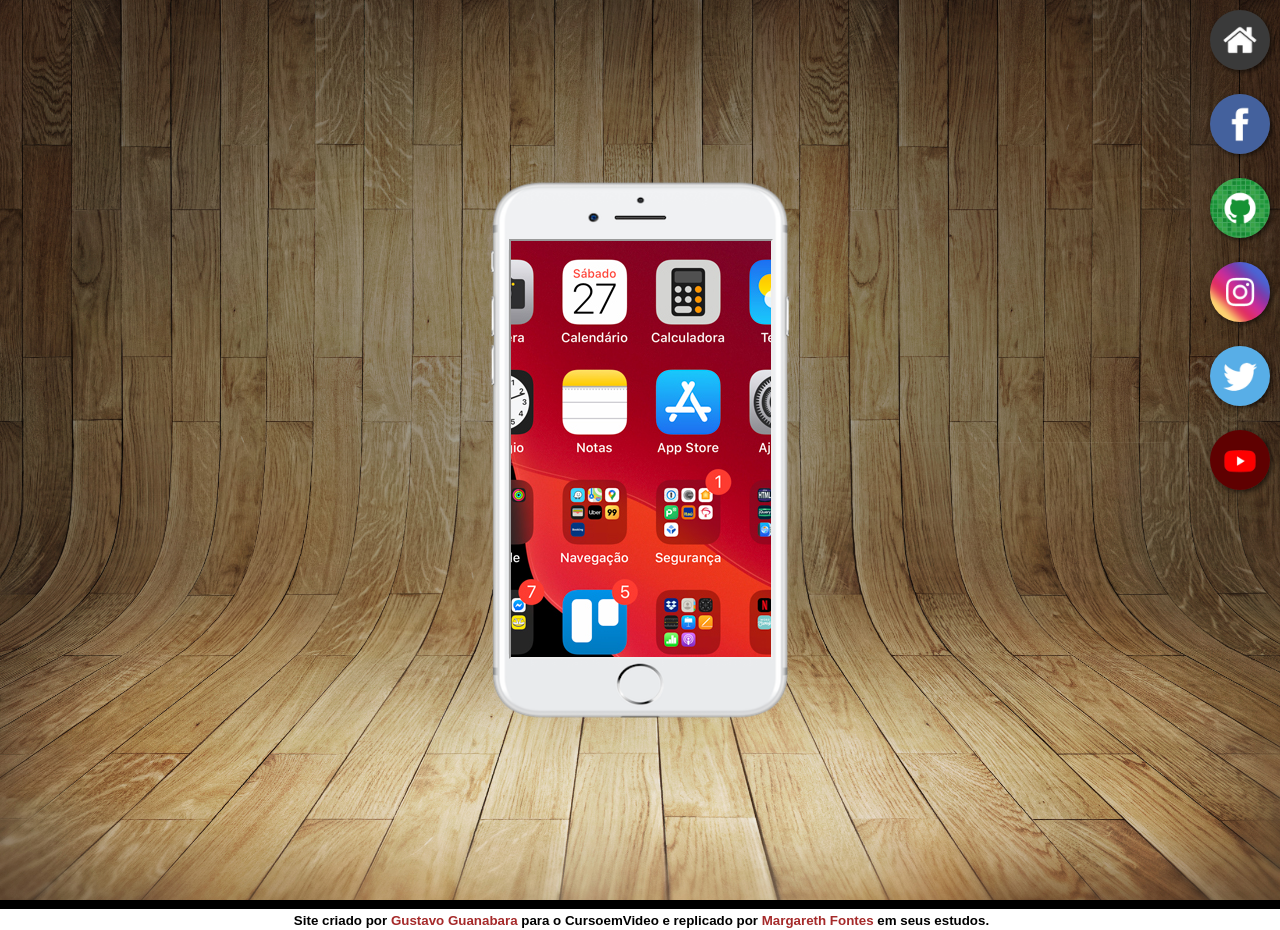
<file: index.html>
<!DOCTYPE html>
<html lang="en">
<head>
    <meta charset="UTF-8">
    <meta name="viewport" content="width=device-width, initial-scale=1.0">
    <title>Project Social Medias</title>
    <link rel="shortcut icon" href="favicon.ico" type="image/x-icon">
    <link rel="stylesheet" href="styles/style.css">
</head>
<body>
    <main>
        <section id="telefone">
            <iframe src="paginas/home.html" name="tela" id="tela"></iframe>
        </section>
        <section id="redes-sociais">
            <a href="paginas/home.html" target="tela"><img src="imagens/logo-home.jpg" alt="logo-home"></a><br>


            <a href="paginas/facebook.html" target="tela"><img src="imagens/logo-facebook.jpg" alt="logo-facebook"></a><br>


            <a href="paginas/github.html" target="tela"><img src="imagens/logo-github.jpg" alt="logo-github"></a><br>


            <a href="paginas/instagram.html" target="tela"><img src="imagens/logo-instagram.jpg" alt="logo-instagram"></a><br>


            <a href="paginas/twiter.html" target="tela"><img src="imagens/logo-twitter.jpg" alt="logo-twitter"></a><br>


            <a href="paginas/youtube.html" target="tela"><img src="imagens/logo-youtube.jpg" alt="logo-youtube"></a>
        </section>
        <footer>
        <small>Site criado por <a href="https://github.com/gustavoguanabara" target="_blank" rel="external">Gustavo Guanabara</a> para o CursoemVideo e replicado por <a href="https://github.com/mfontes42" target="_blank" rel="author">Margareth Fontes</a> em seus estudos.</small>
    </footer>
    </main>
</body>
</html>
</file>
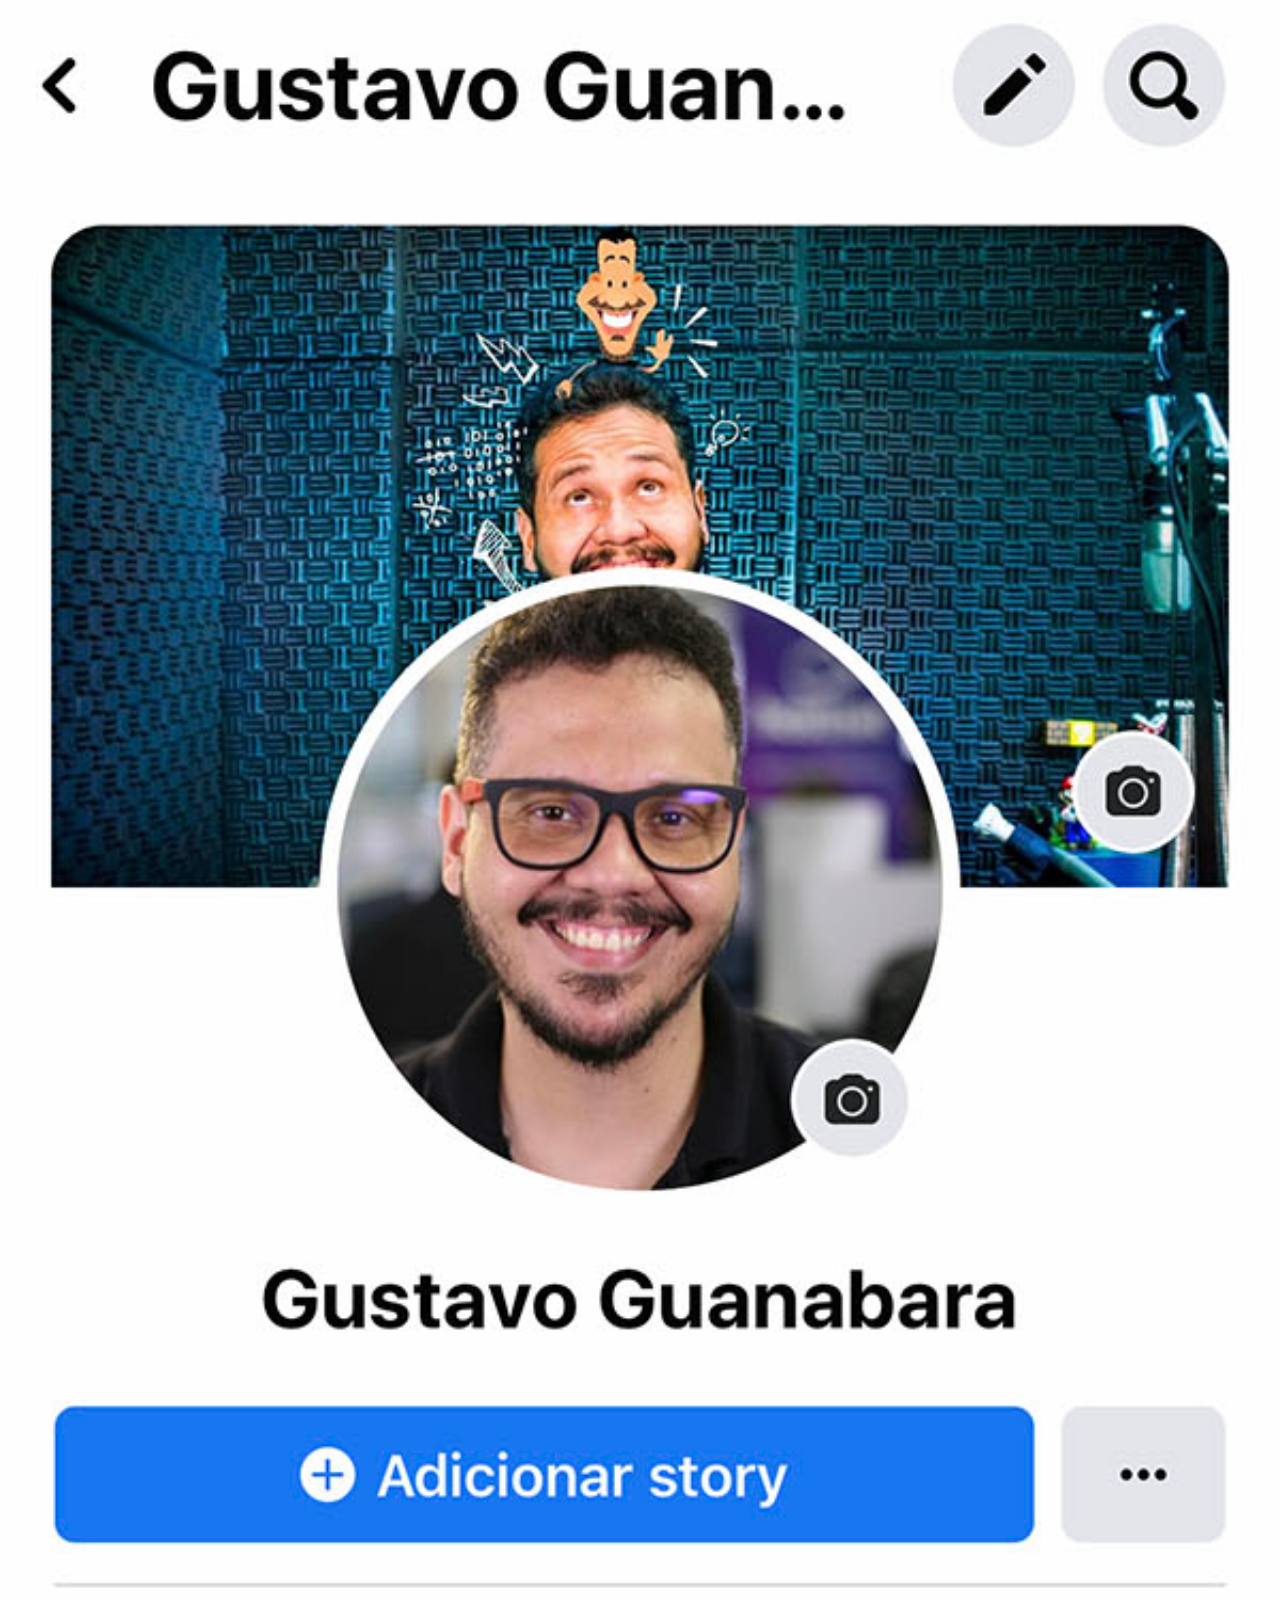
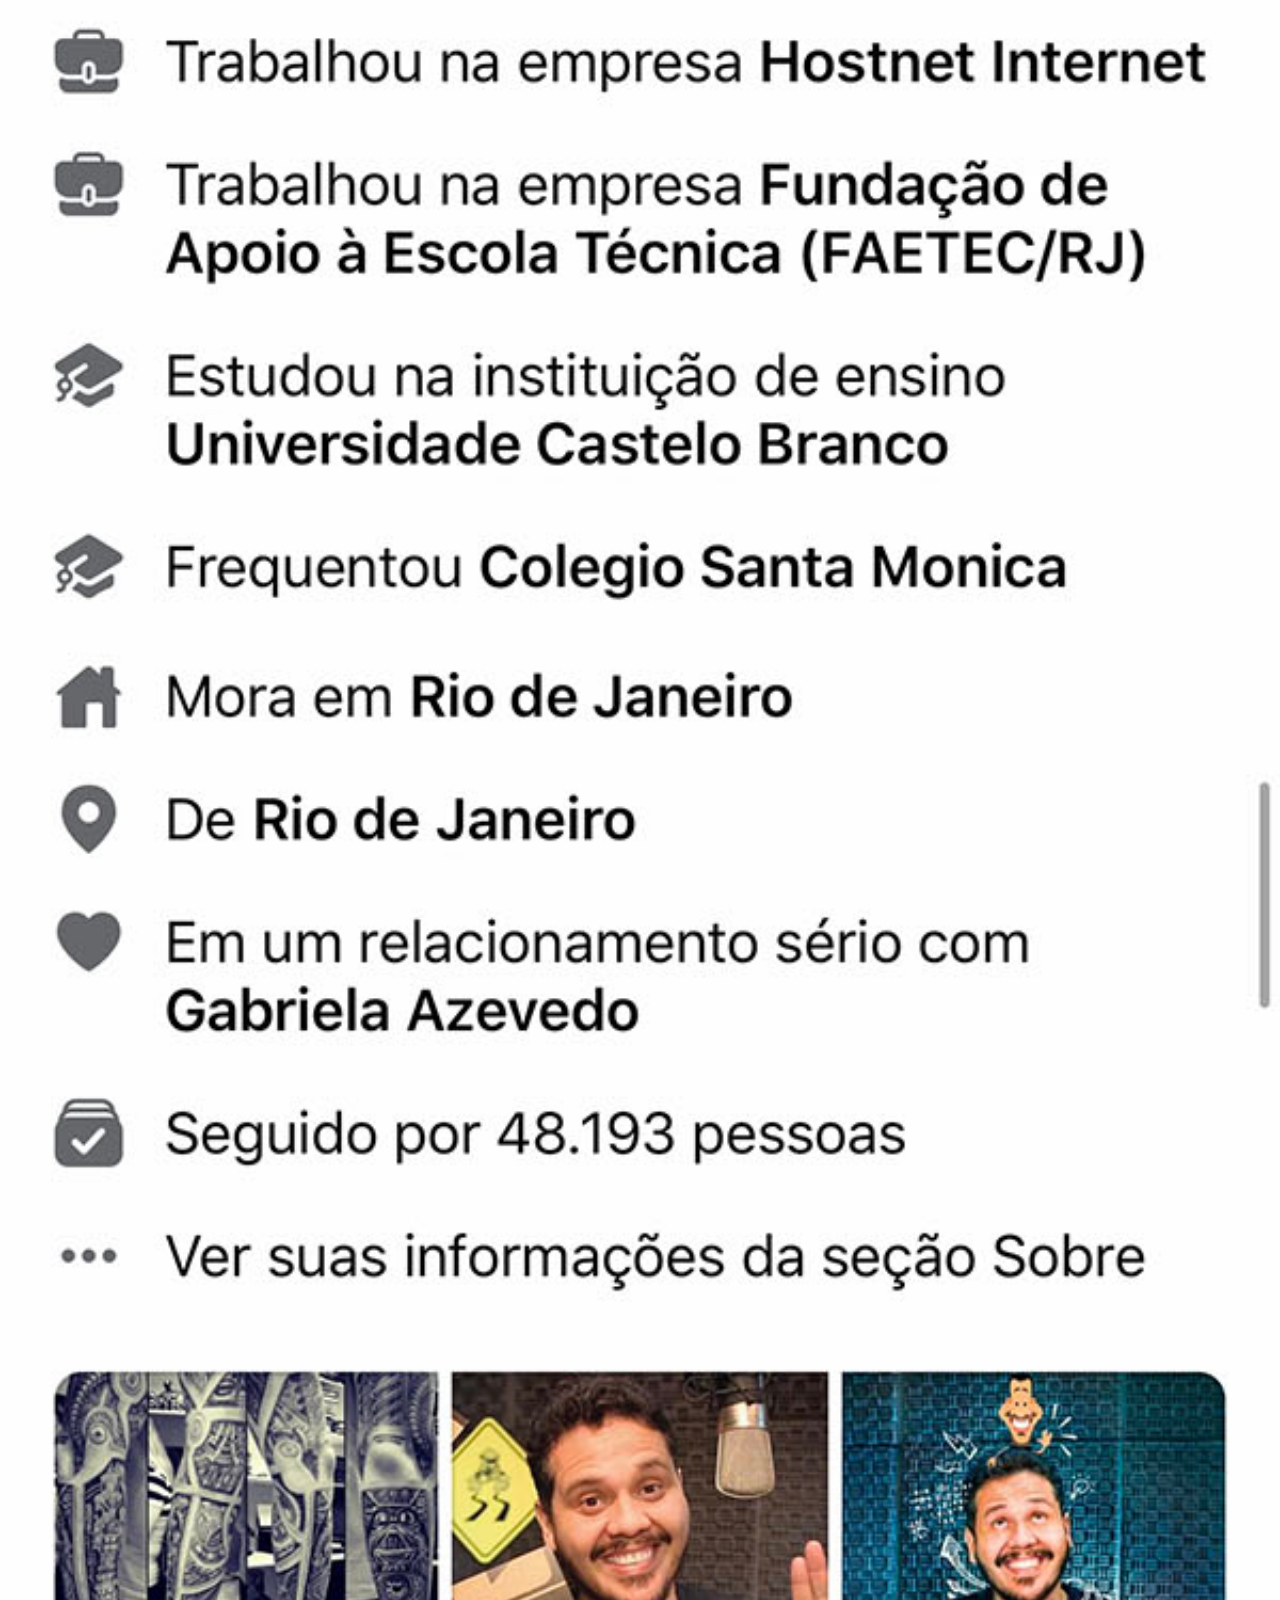
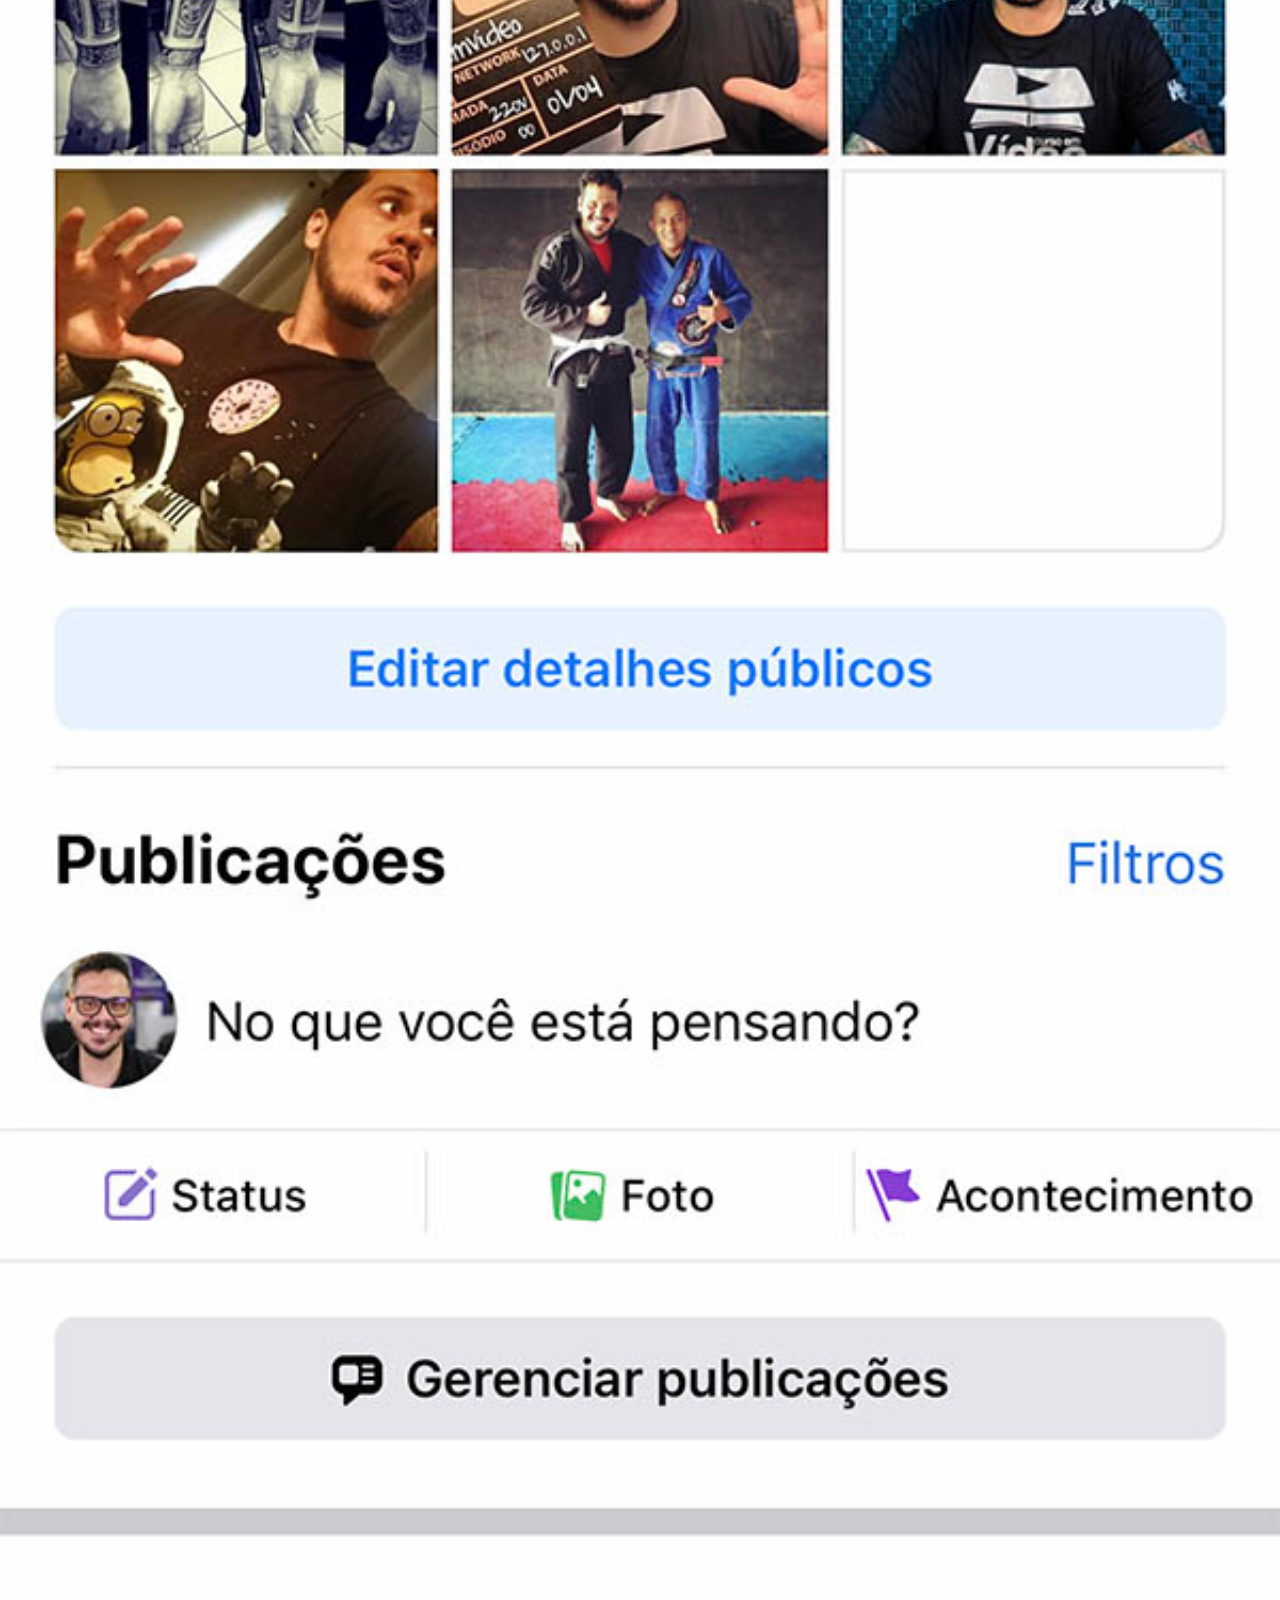
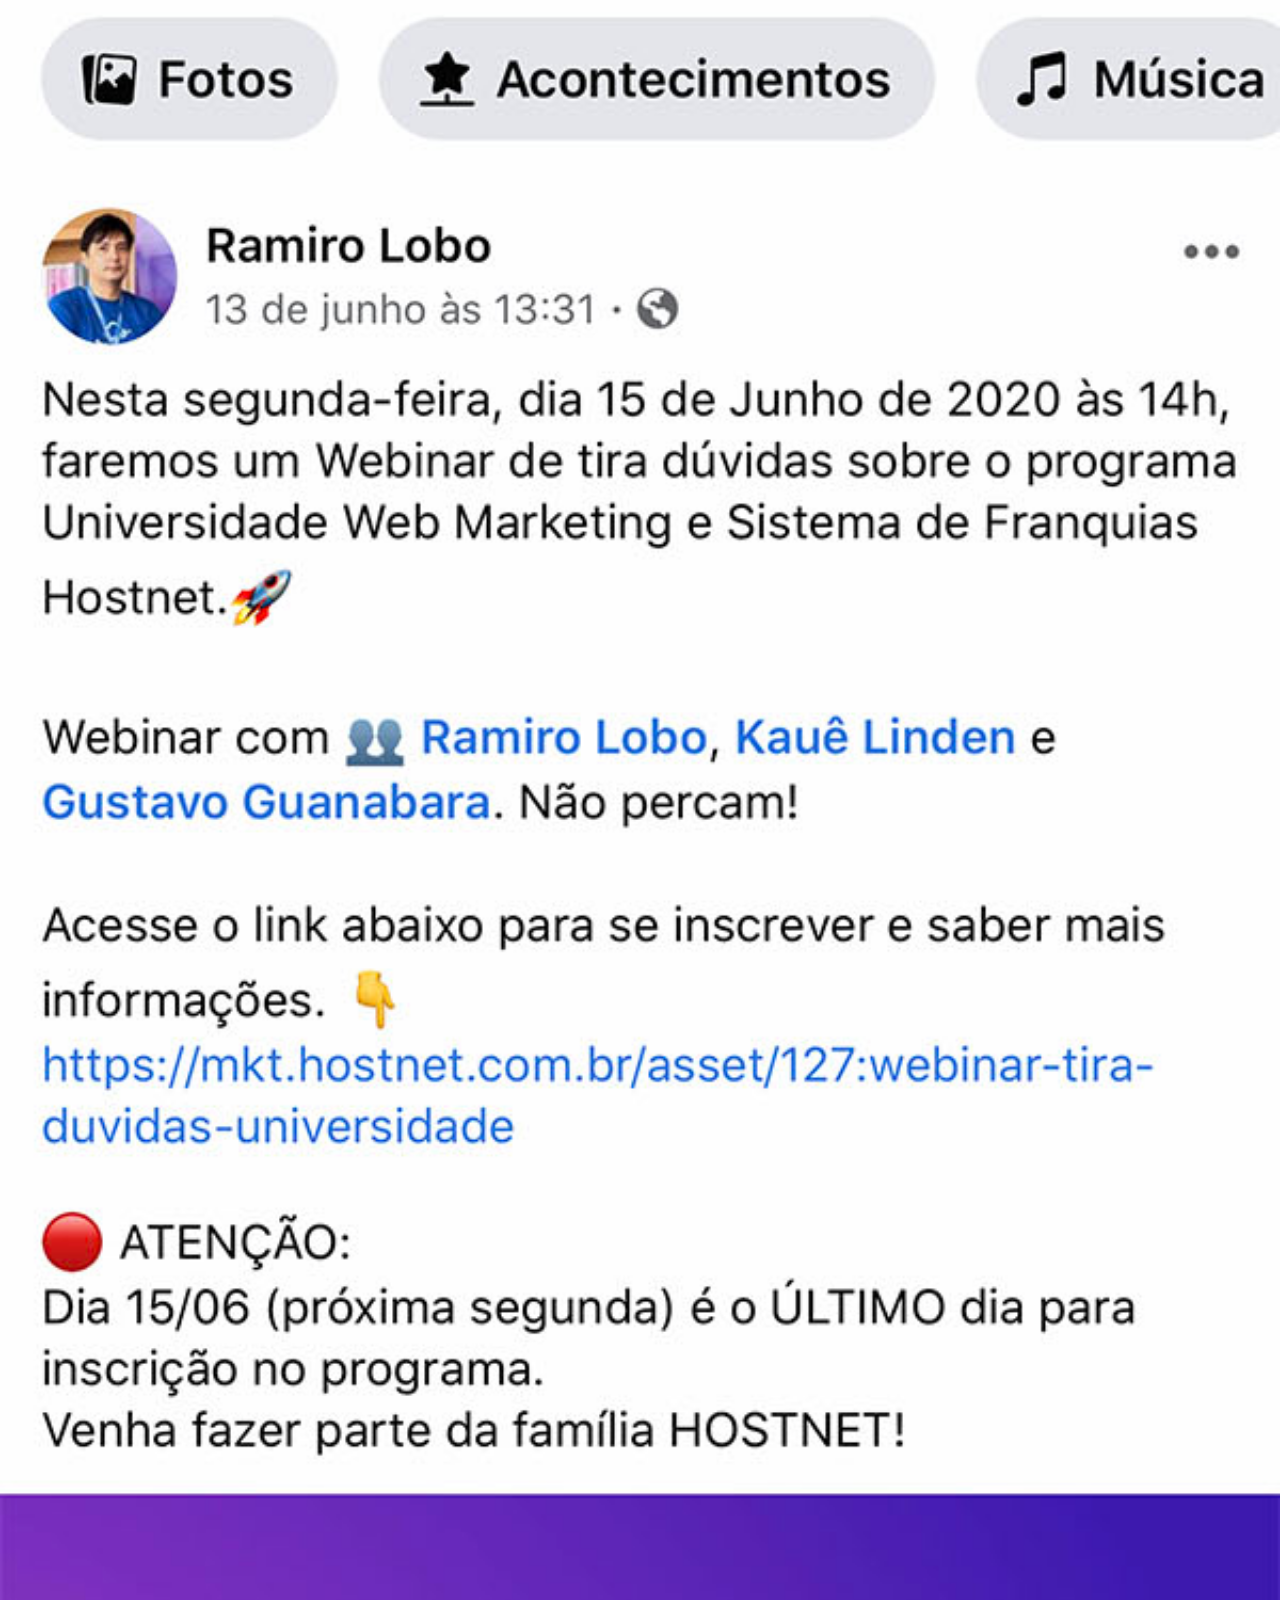
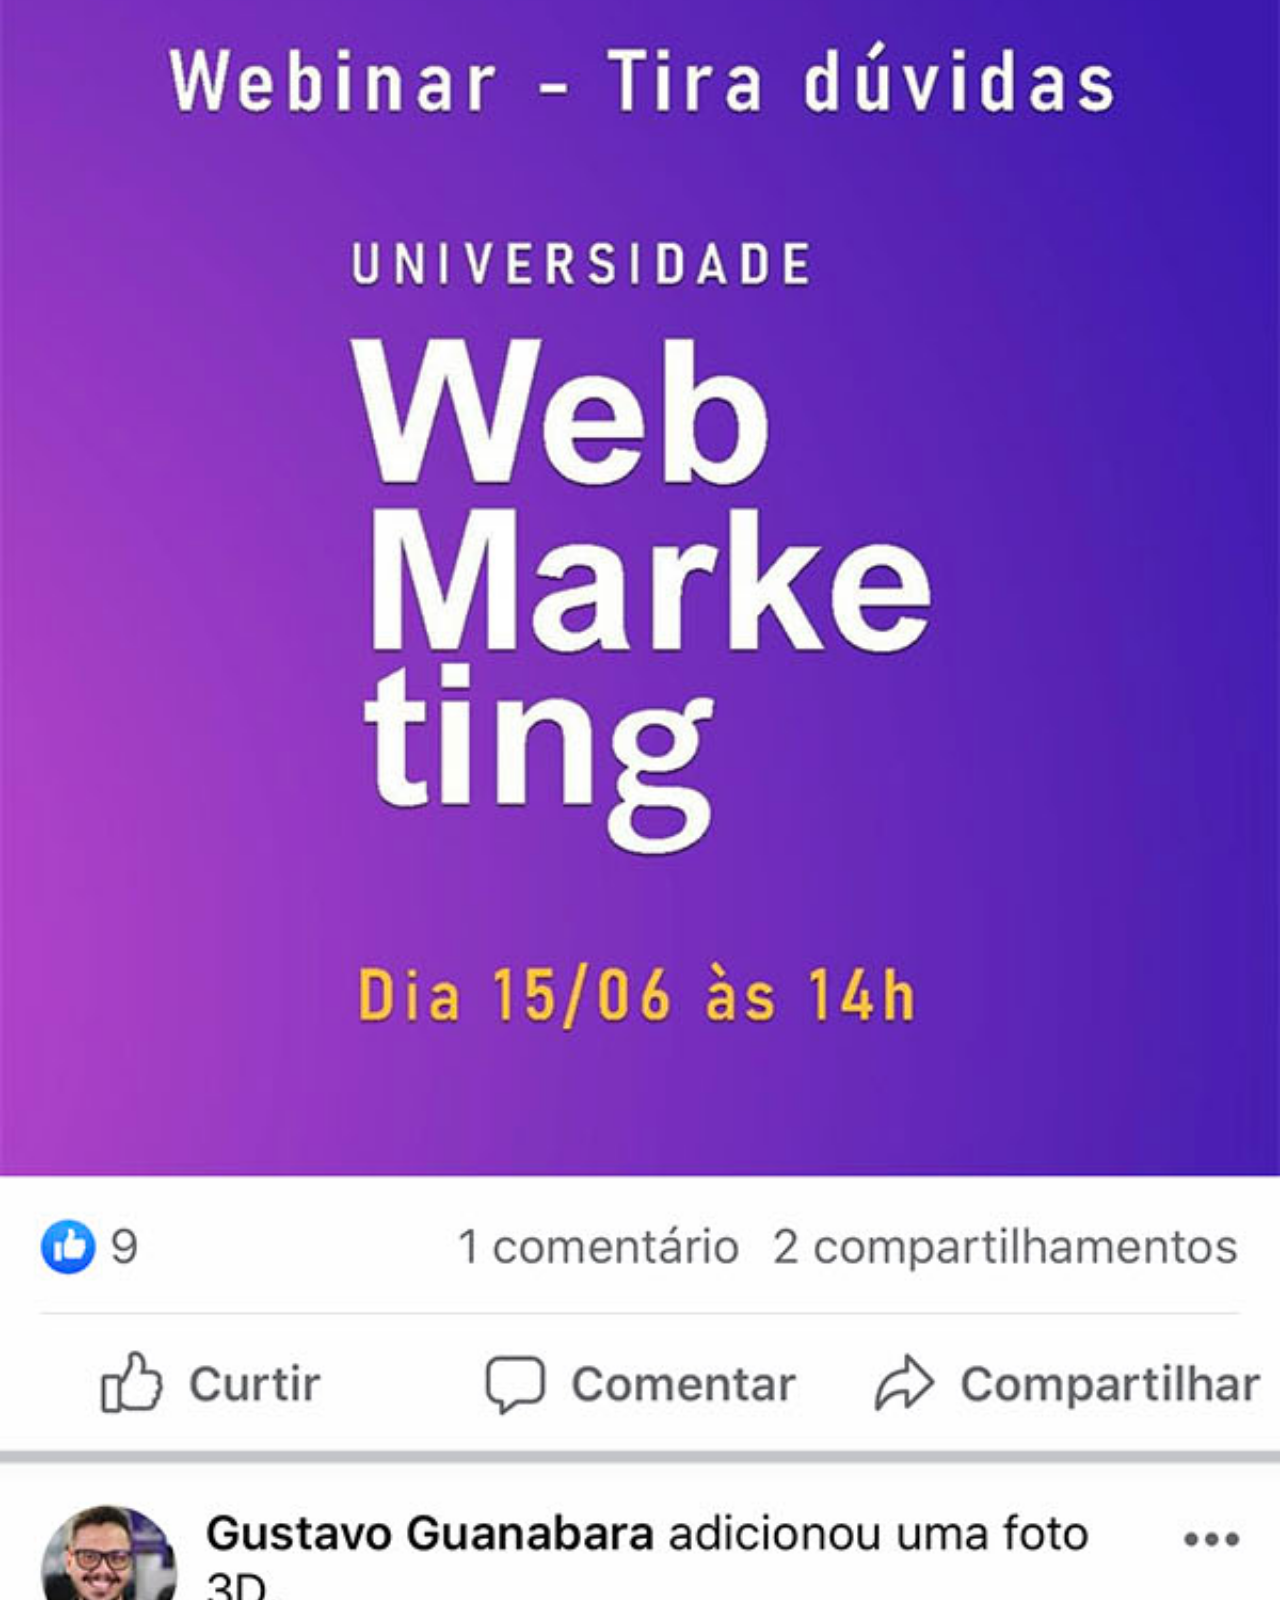
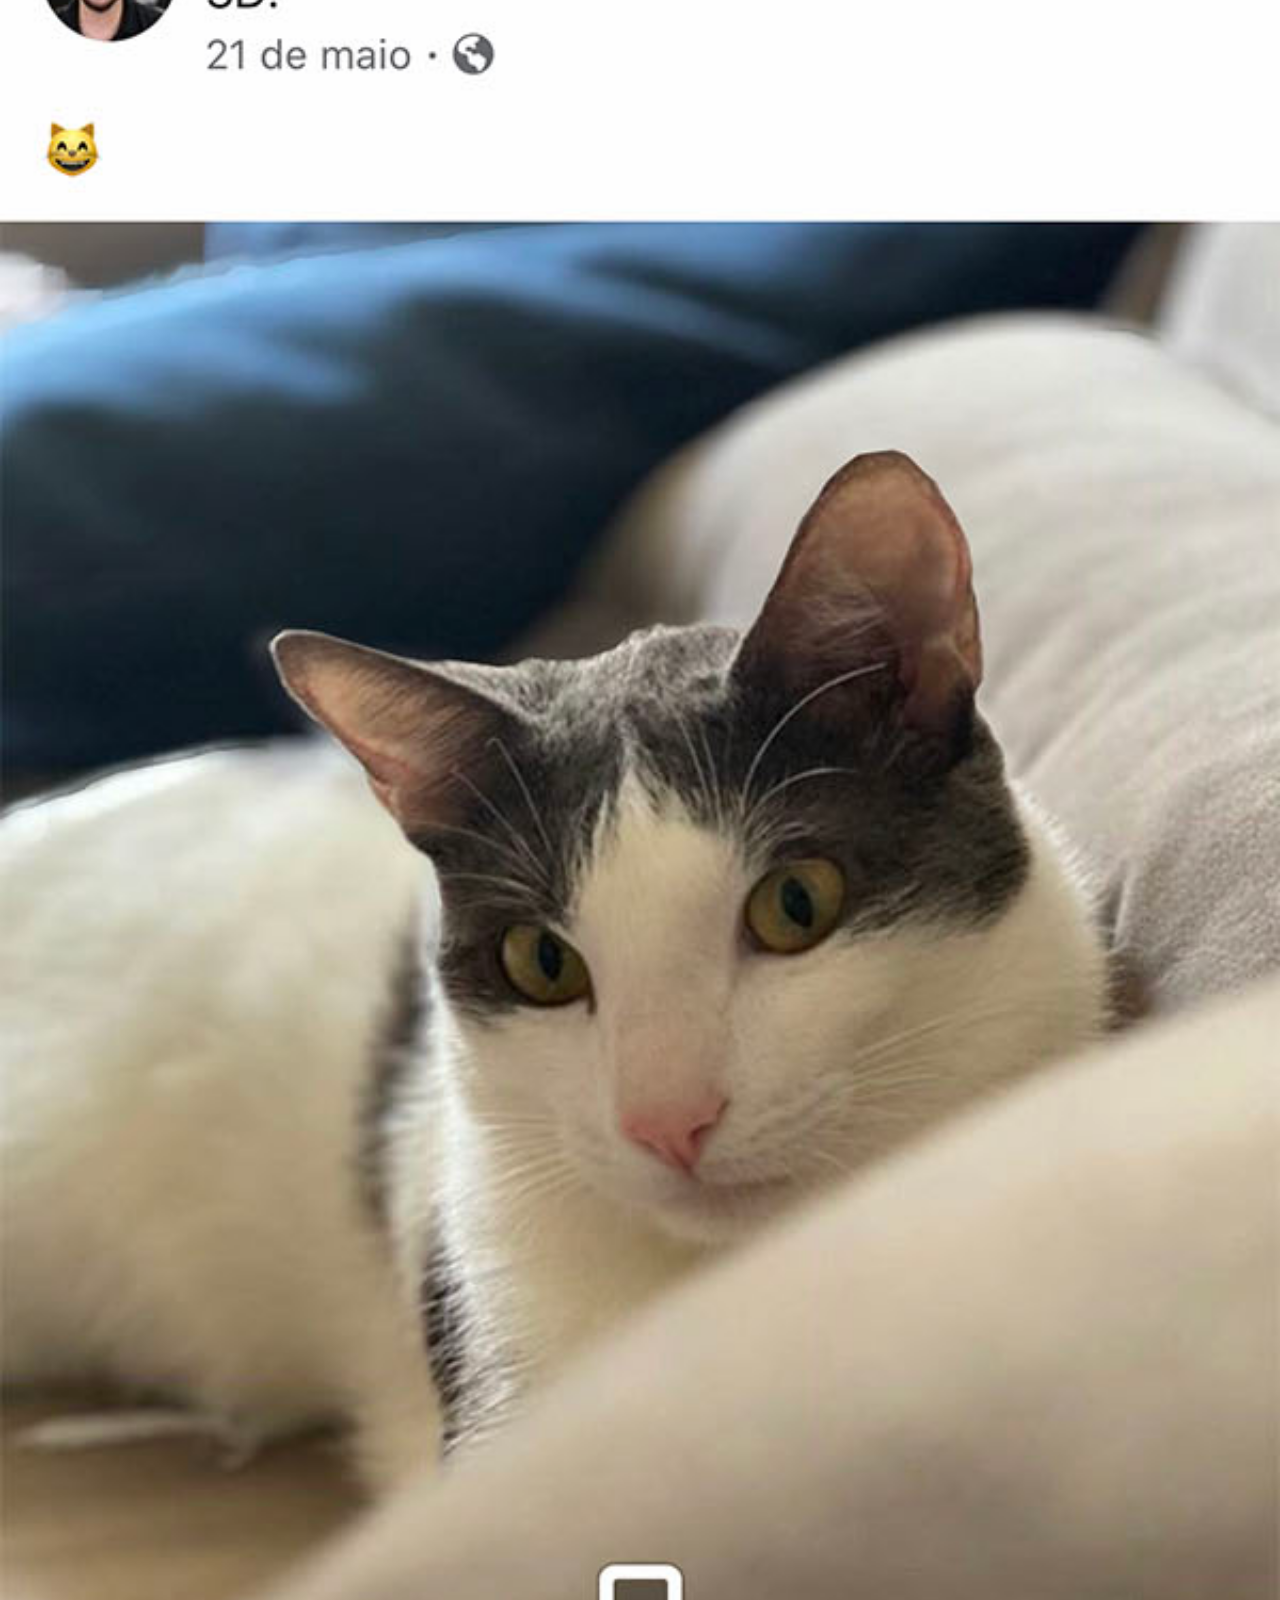
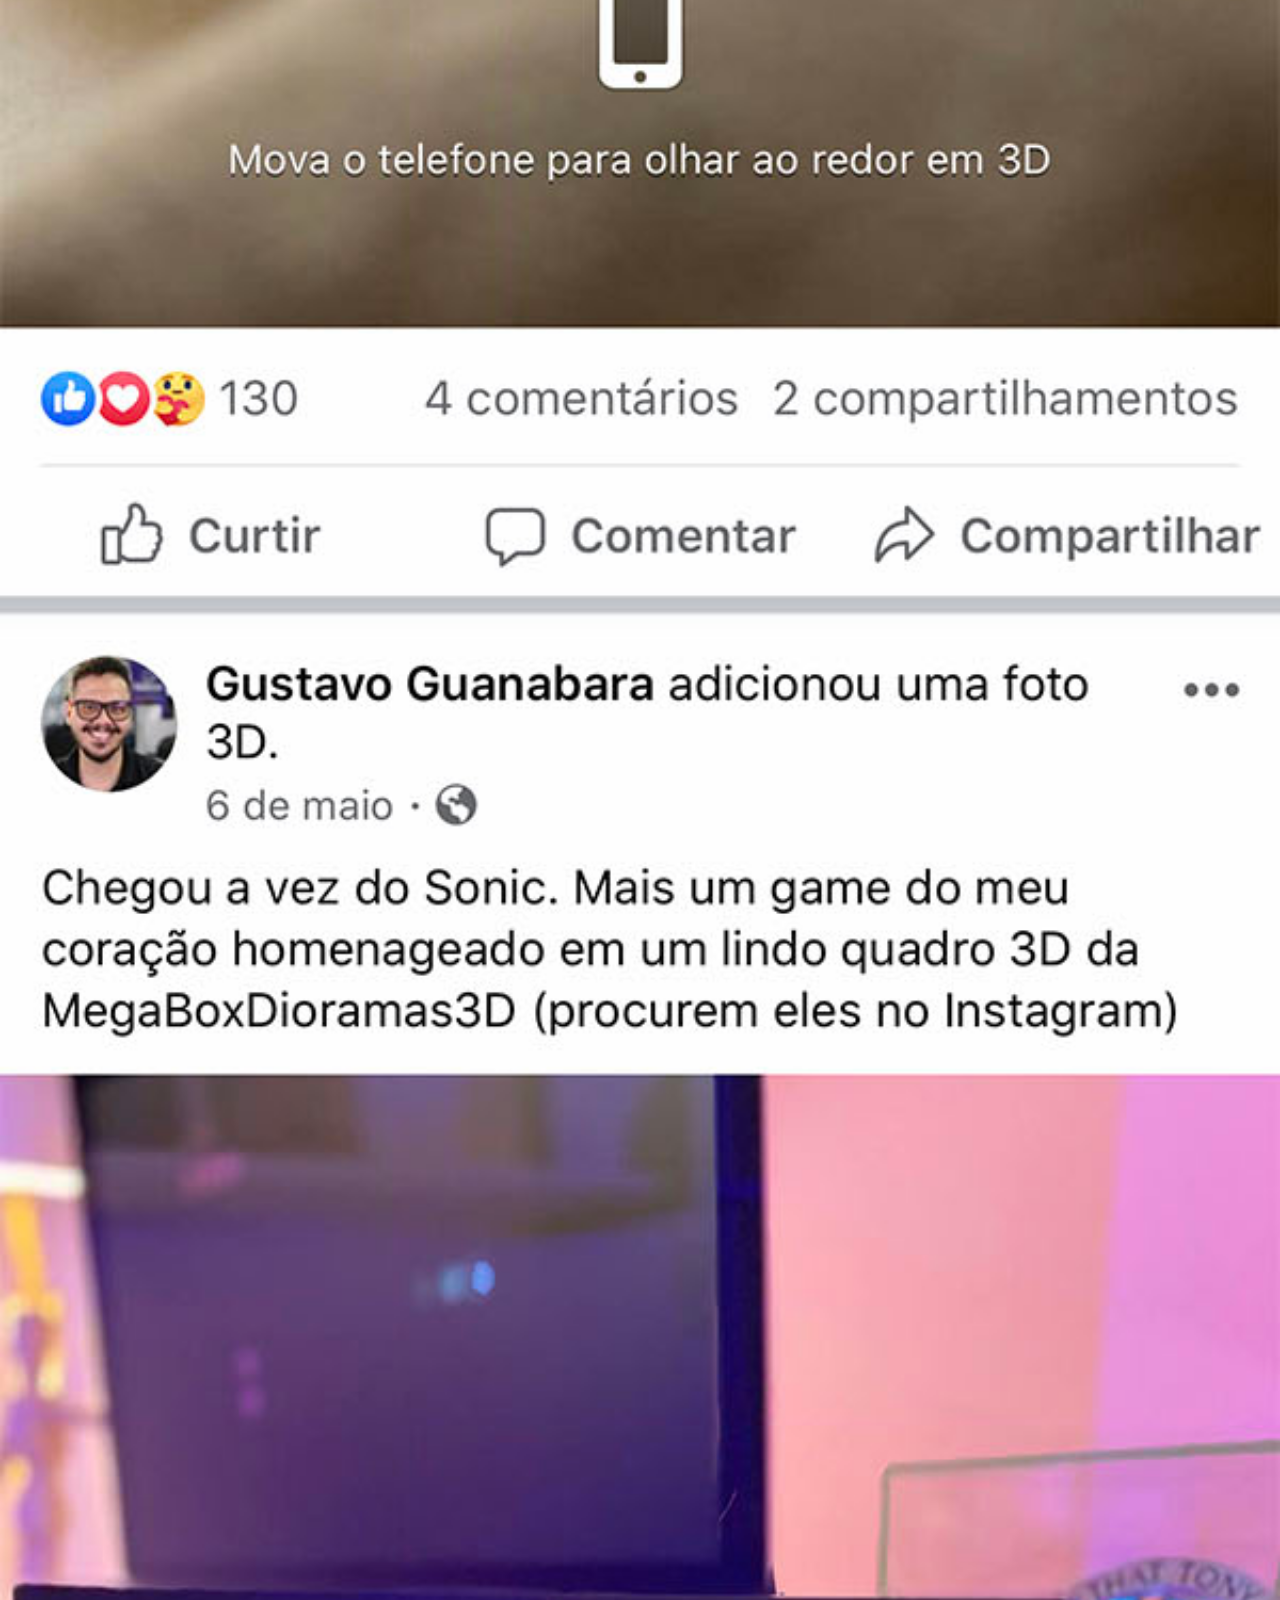
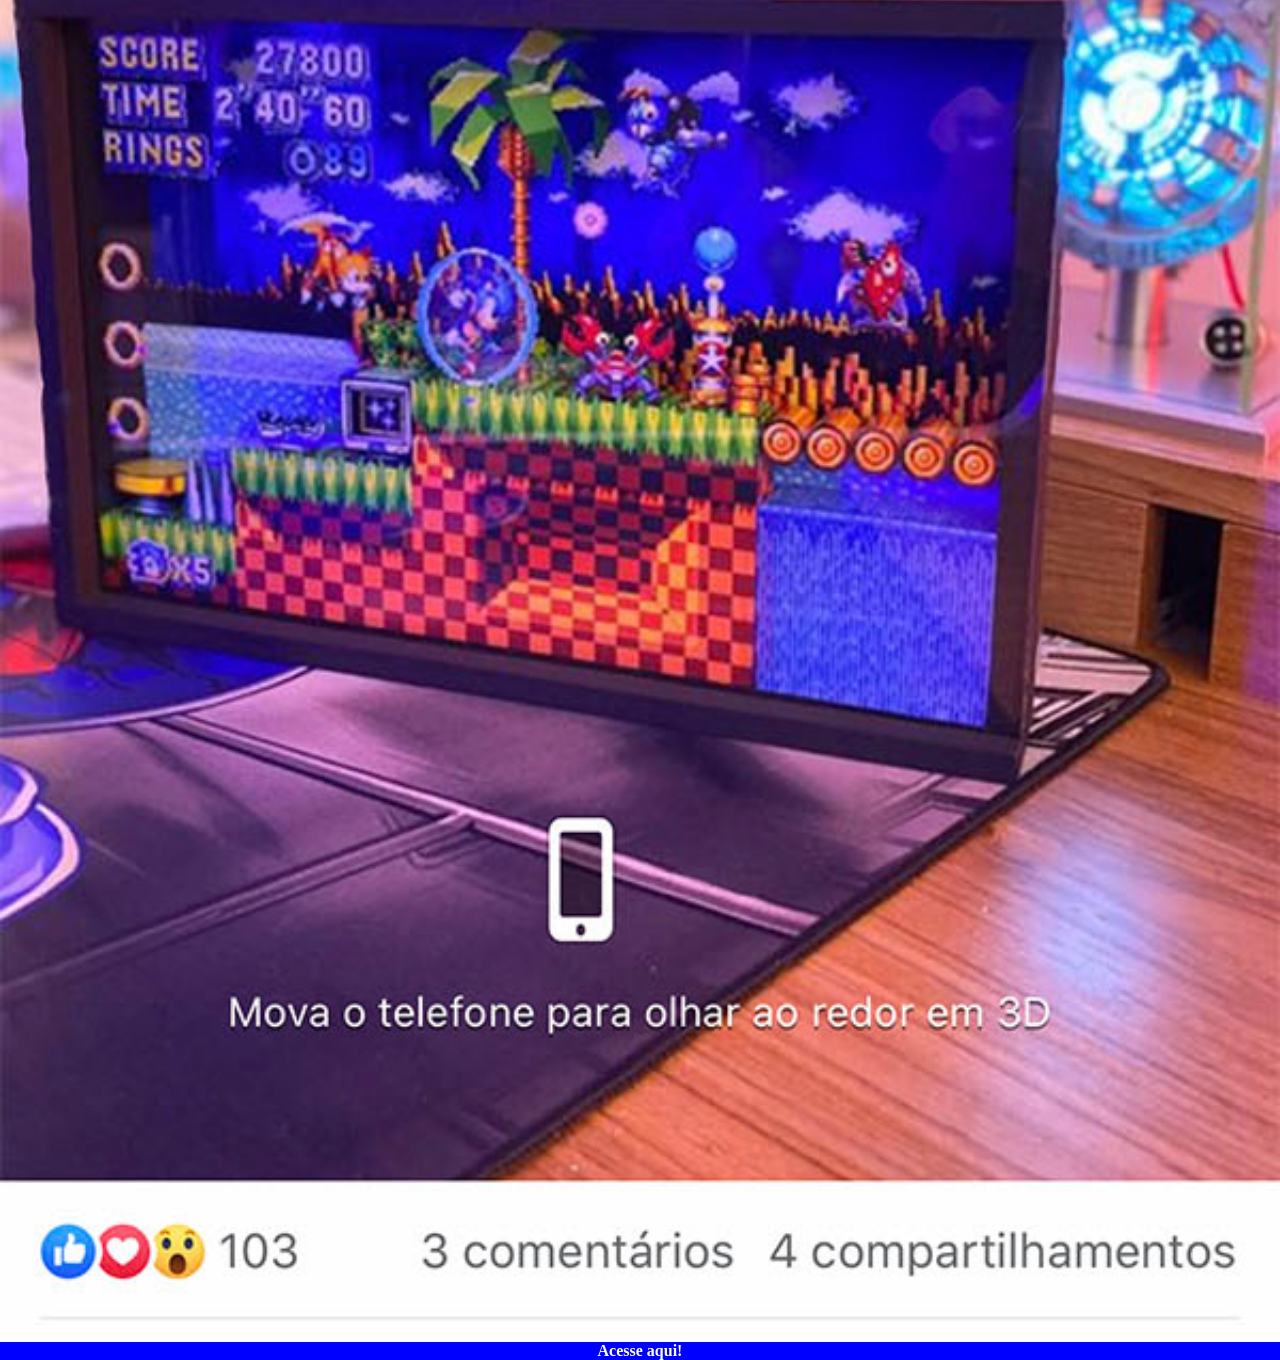
<file: paginas/facebook.html>
<!DOCTYPE html>
<html lang="en">
<head>
    <meta charset="UTF-8">
    <meta name="viewport" content="width=device-width, initial-scale=1.0">
    <title>facebook</title>
    <style>
        * {
            margin: 0px;
            padding: 0px;
        }
        ::-webkit-scrollbar {
            width: 0px;
            height: 0px;
        }
        img {
            width: 100vw;
        }
        a {
            display: block;
            text-decoration: none;
            text-align: center;
            font-weight: bold;
            background-color: blue;
            color: white;
        }
    </style>
</head>
<body>
    <img src="../imagens/tela-facebook.jpg" alt="tela do facebook">
    <a href="https://www.facebook.com/" target="_blank" rel="external">Acesse aqui!</a>
</body>
</html>
</file>
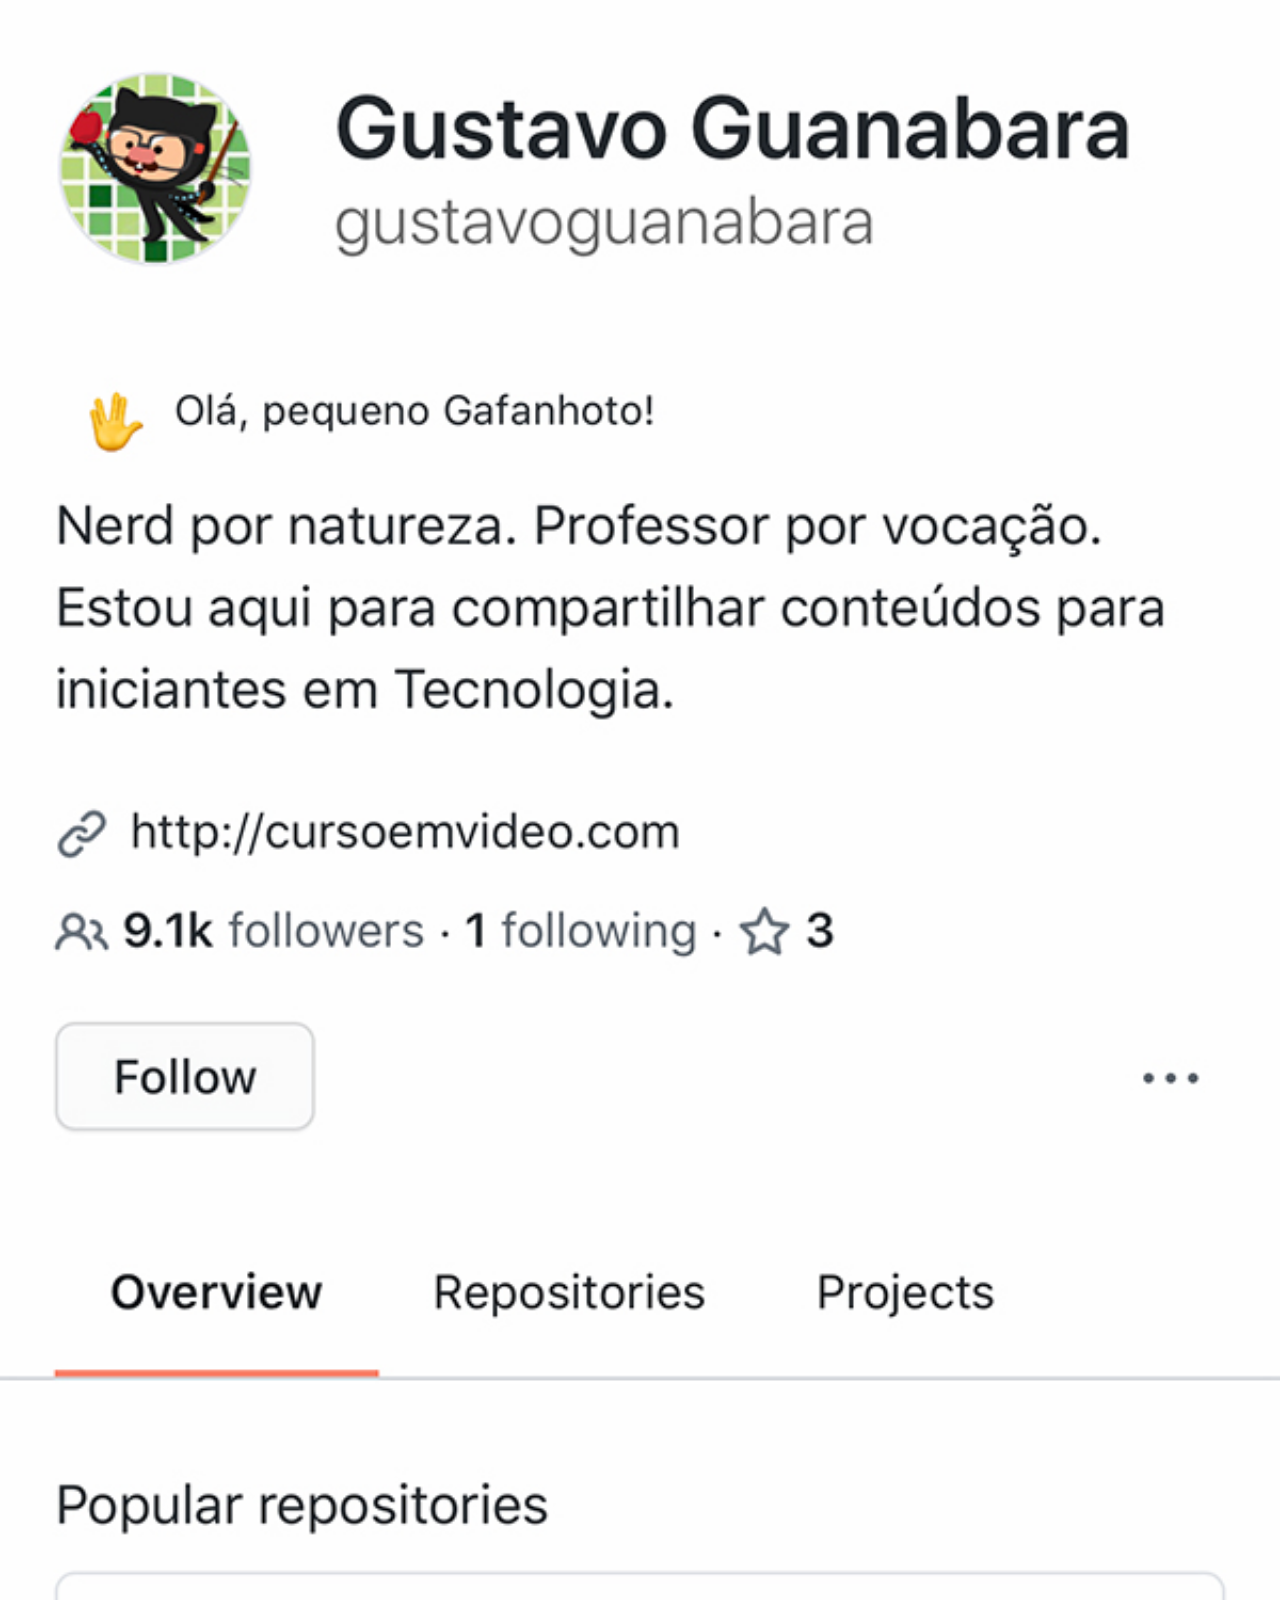
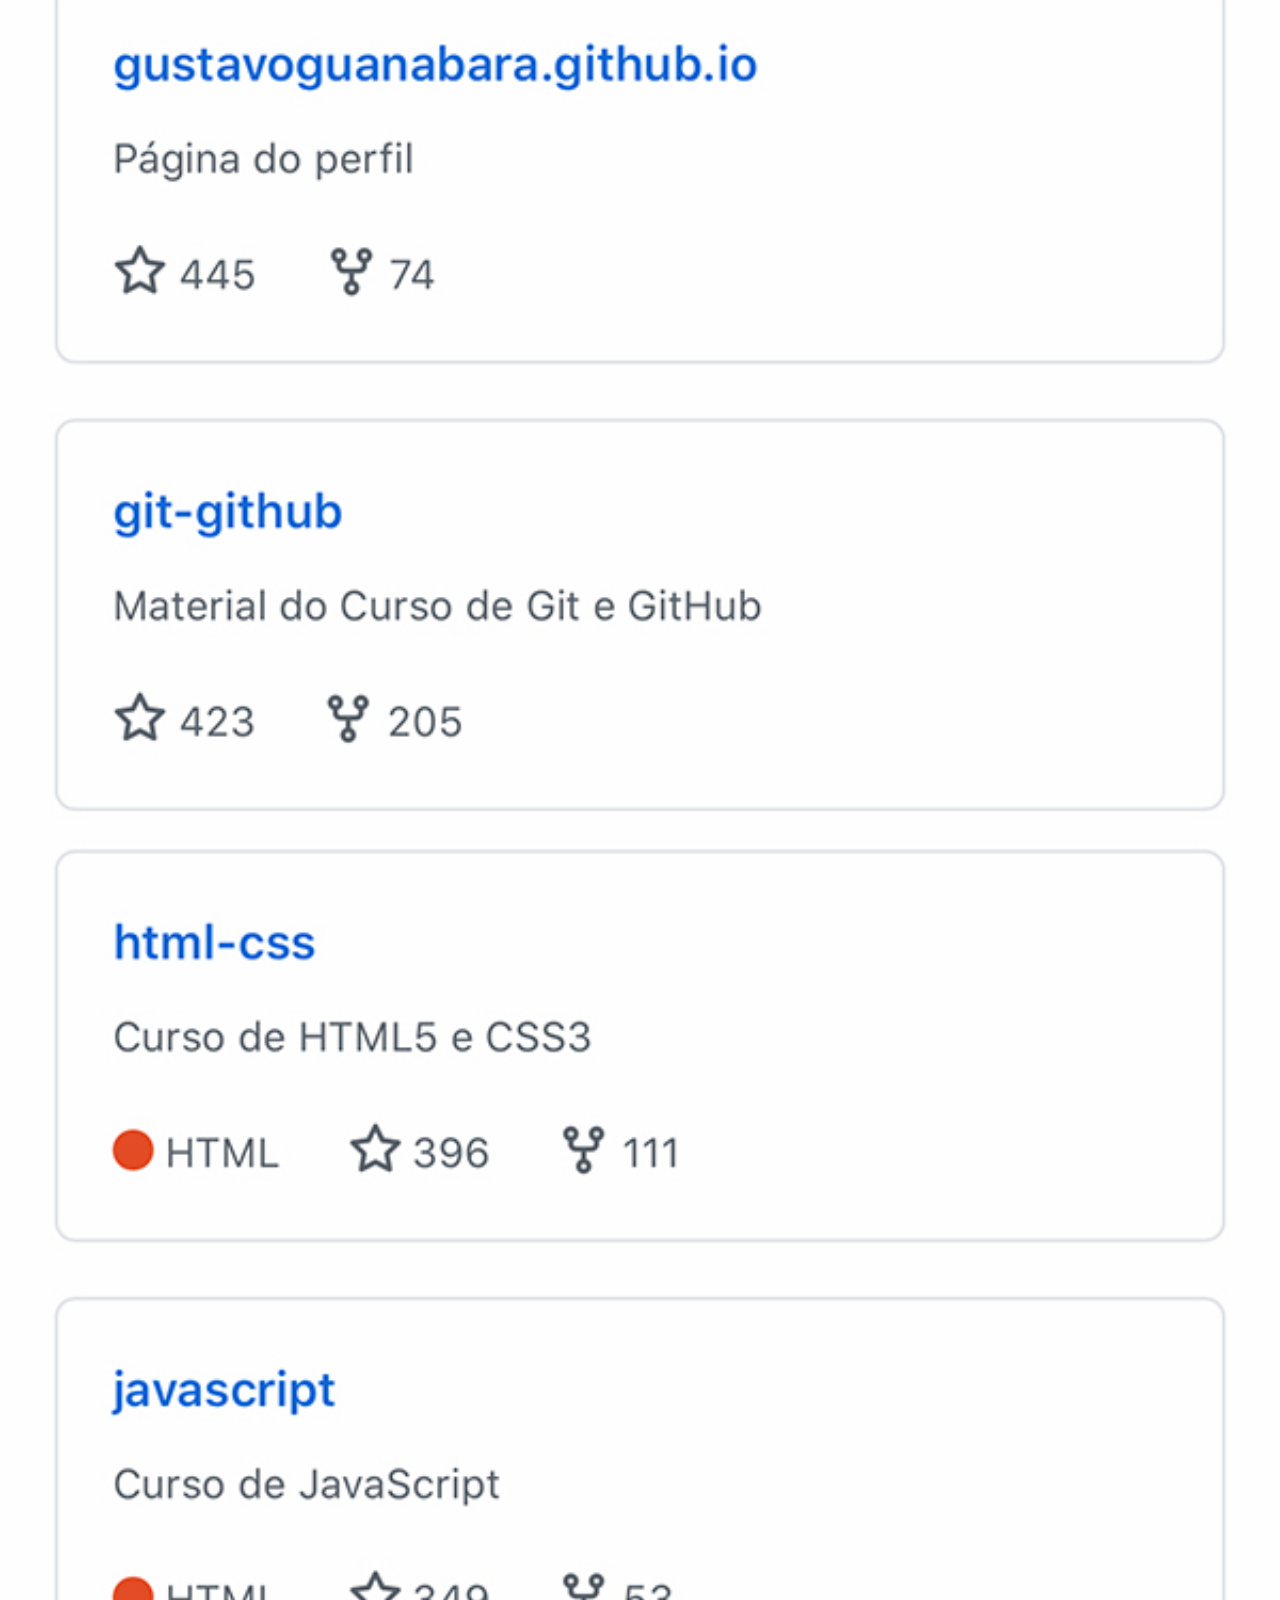
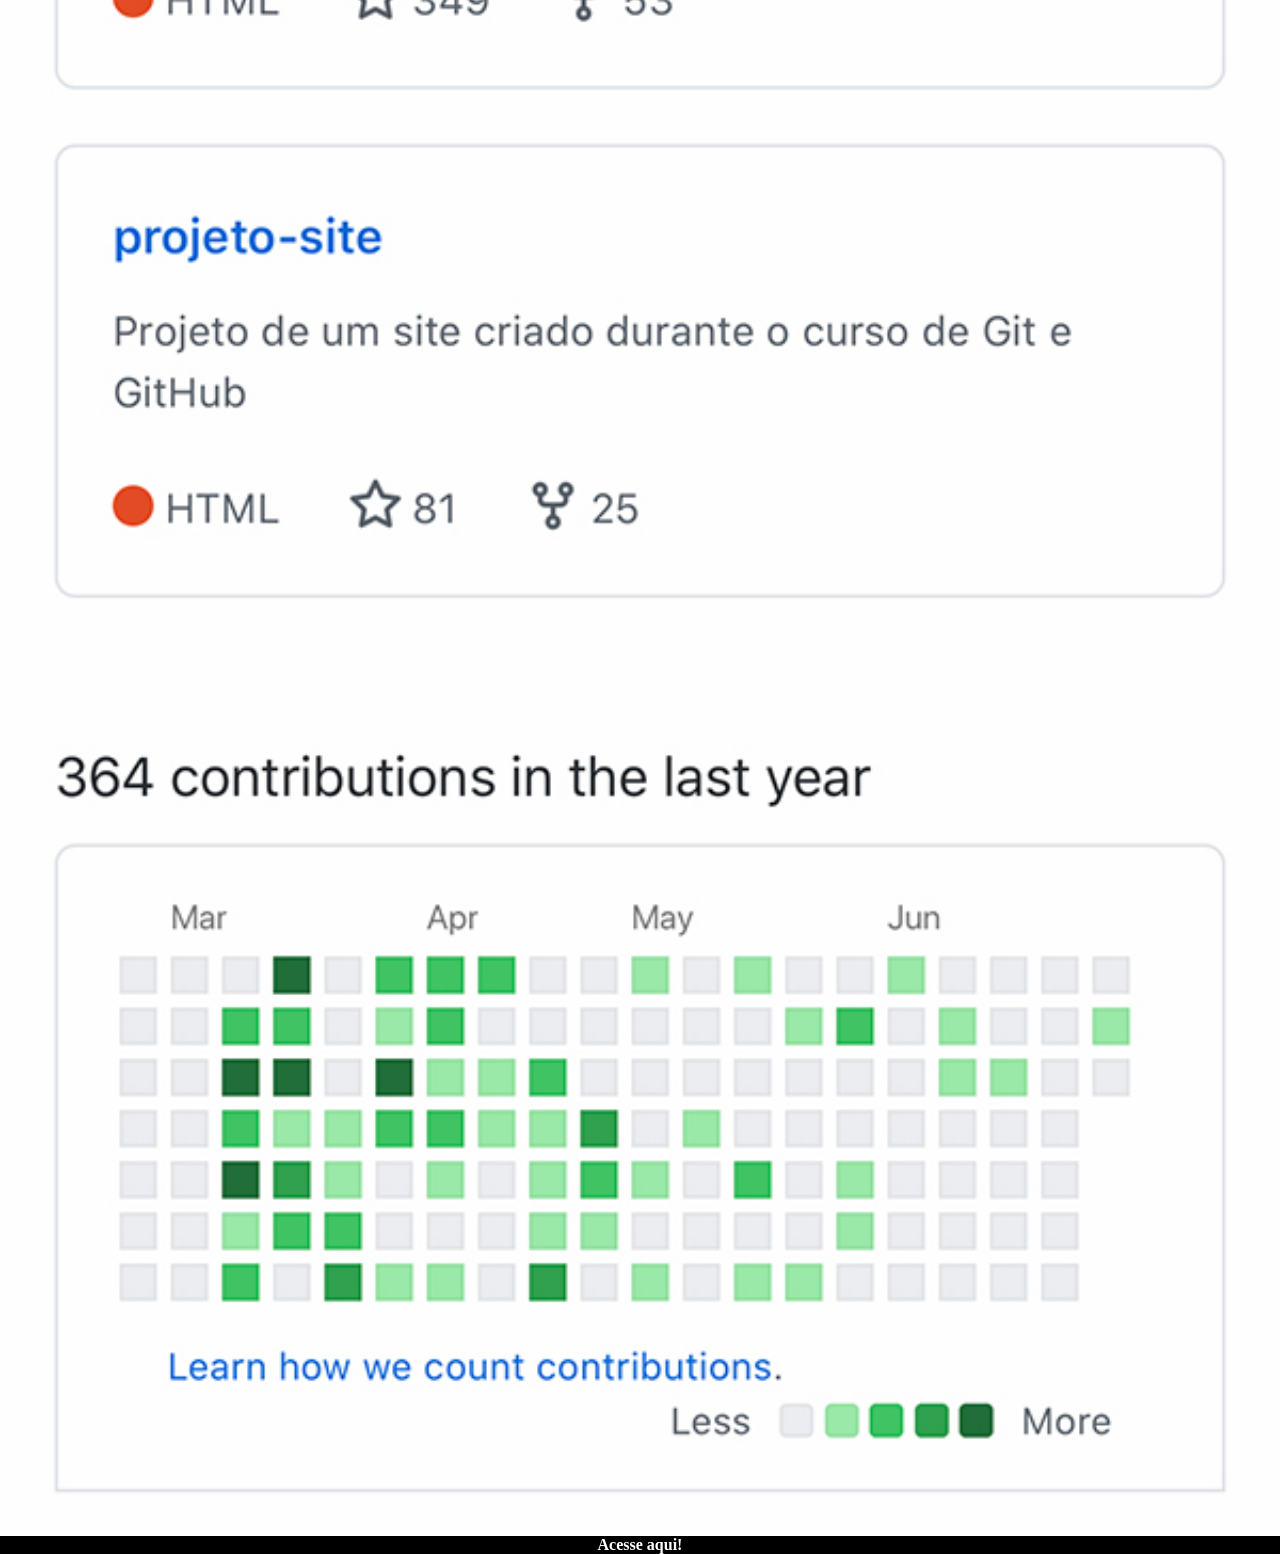
<file: paginas/github.html>
<!DOCTYPE html>
<html lang="en">
<head>
    <meta charset="UTF-8">
    <meta name="viewport" content="width=device-width, initial-scale=1.0">
    <title>GitHub</title>
    <style>
        * {
            margin: 0px;
            padding: 0px;
        }
        ::-webkit-scrollbar {
            width: 0px;
            height: 0px;
        }
        img {
            width: 100vw;
        }
        a {
            display: block;
            text-decoration: none;
            background-color: black;
            color: white;
            font-weight: bold;
            text-align: center;
        }
    </style>
</head>
<body>
    <img src="../imagens/tela-github.jpg" alt="tela do GitHub">
    <a href="https://github.com/mfontes42" target="_blank" rel="author">Acesse aqui!</a>
</body>
</html>
</file>
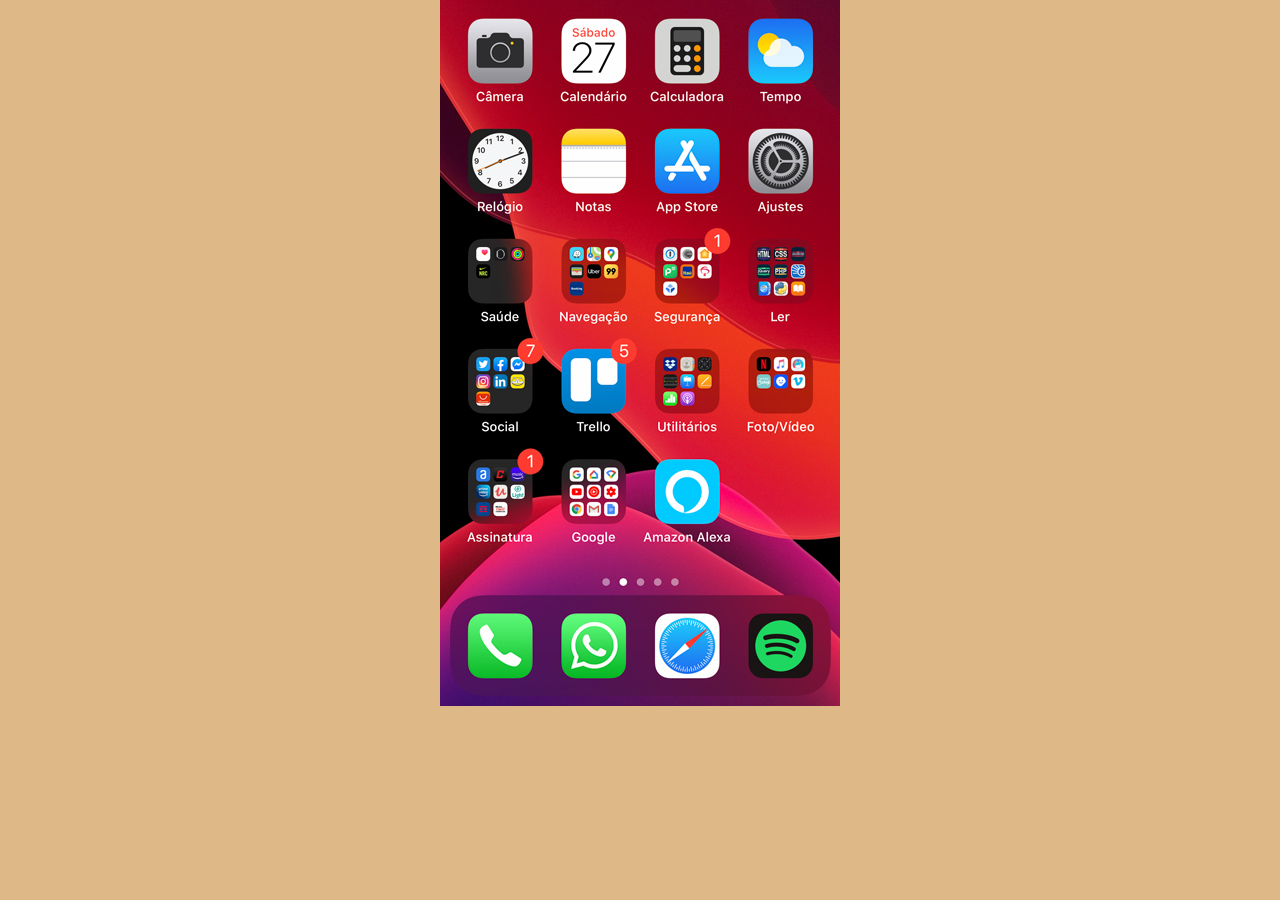
<file: paginas/home.html>
<!DOCTYPE html>
<html lang="en">
<head>
    <meta charset="UTF-8">
    <meta name="viewport" content="width=device-width, initial-scale=1.0">
    <title>home</title>
</head>
<style>
     * {
        margin: 0px;
        padding: 0px;
     }

     body {
        background-color: burlywood;
        width: 100vw;
        height: 100 vh;
        background-image: url('../imagens/tela-home.jpg');
        background-repeat: no-repeat;
        background-position: top center;
     }
</style>
<body>
    
</body>
</html>
</file>
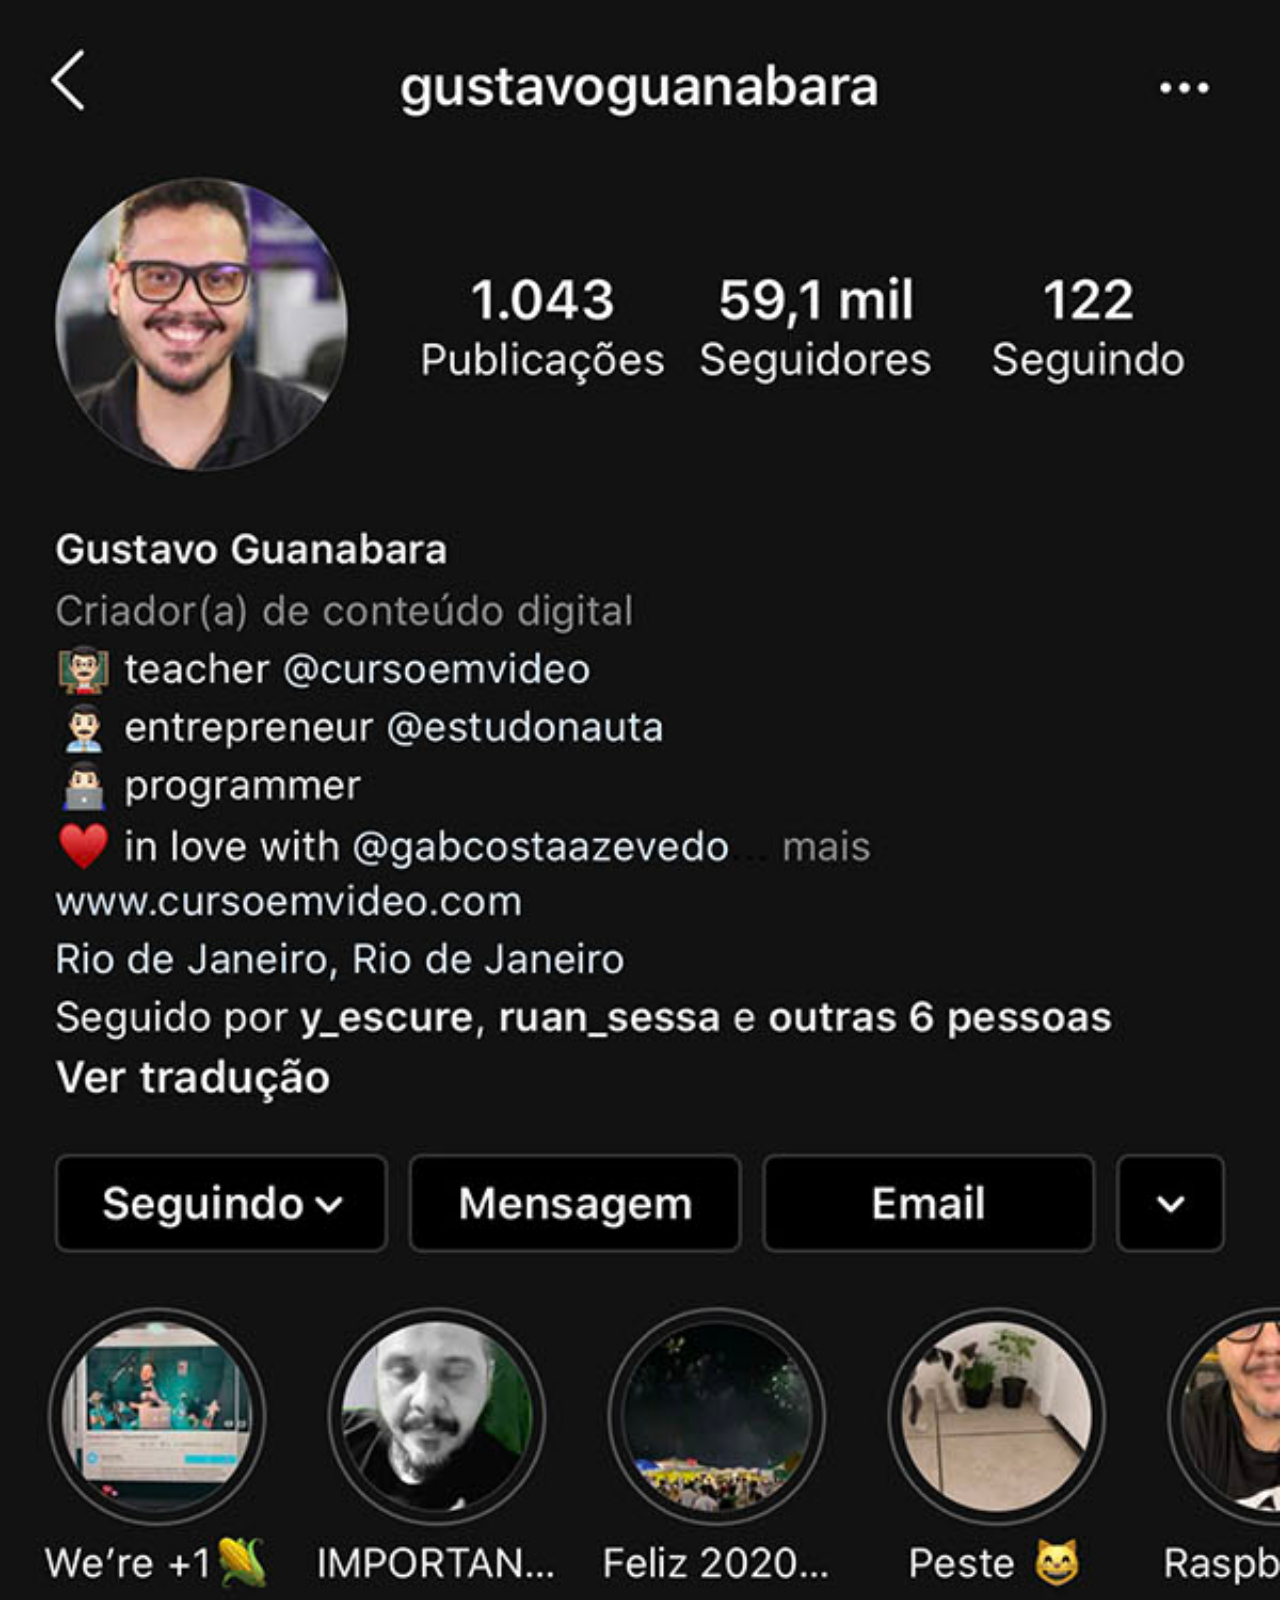
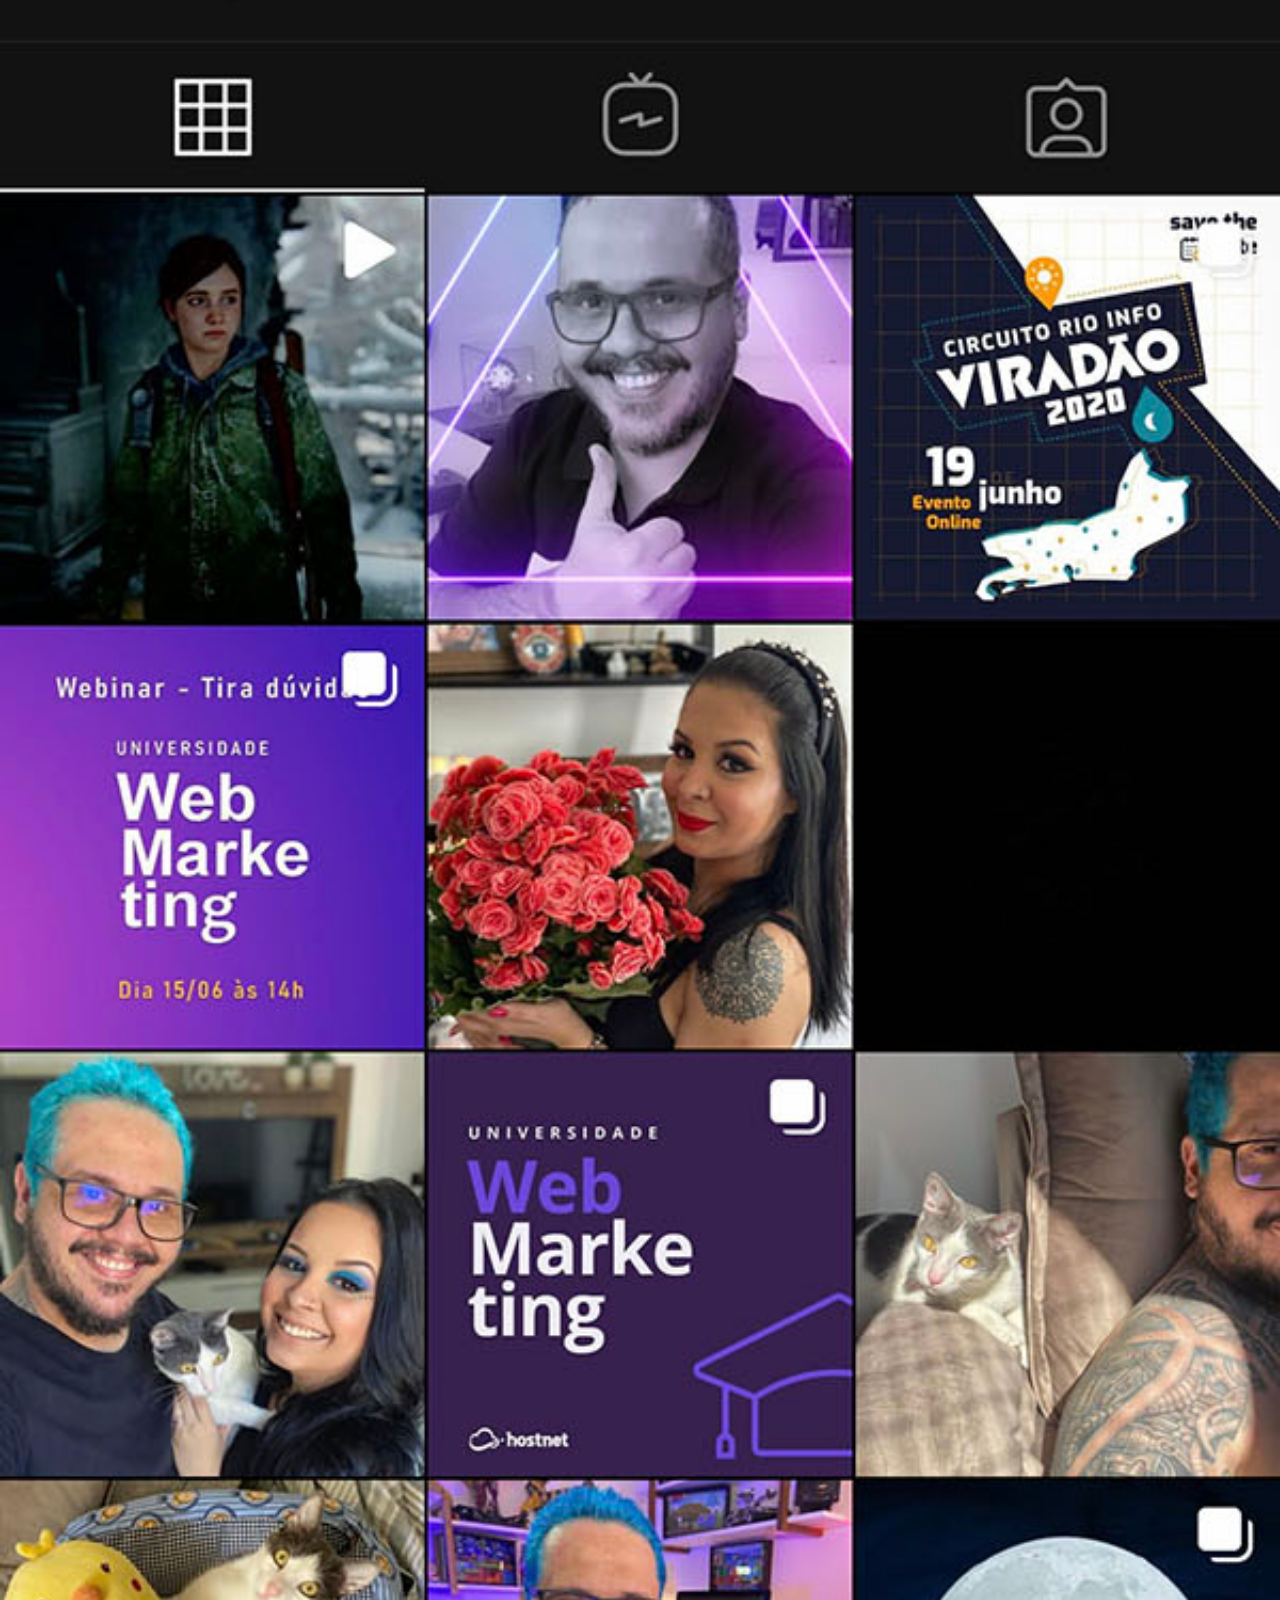
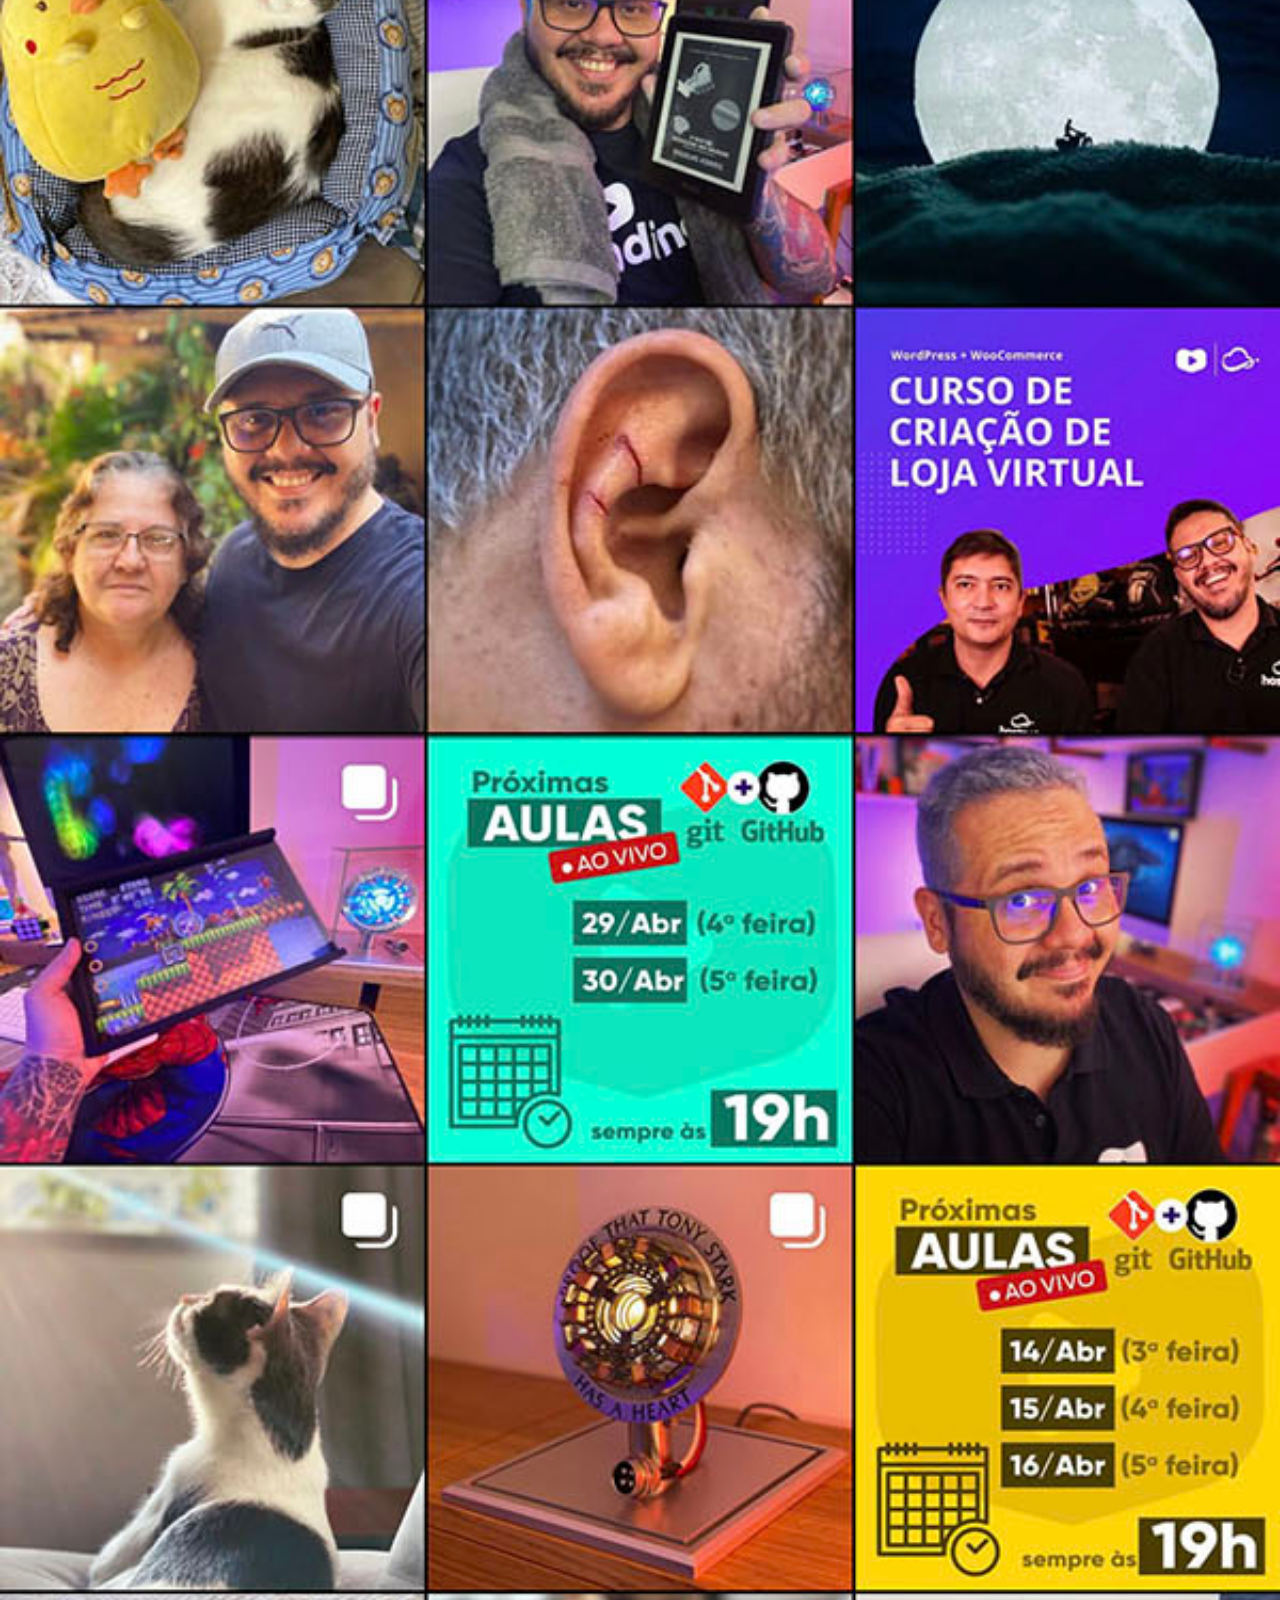
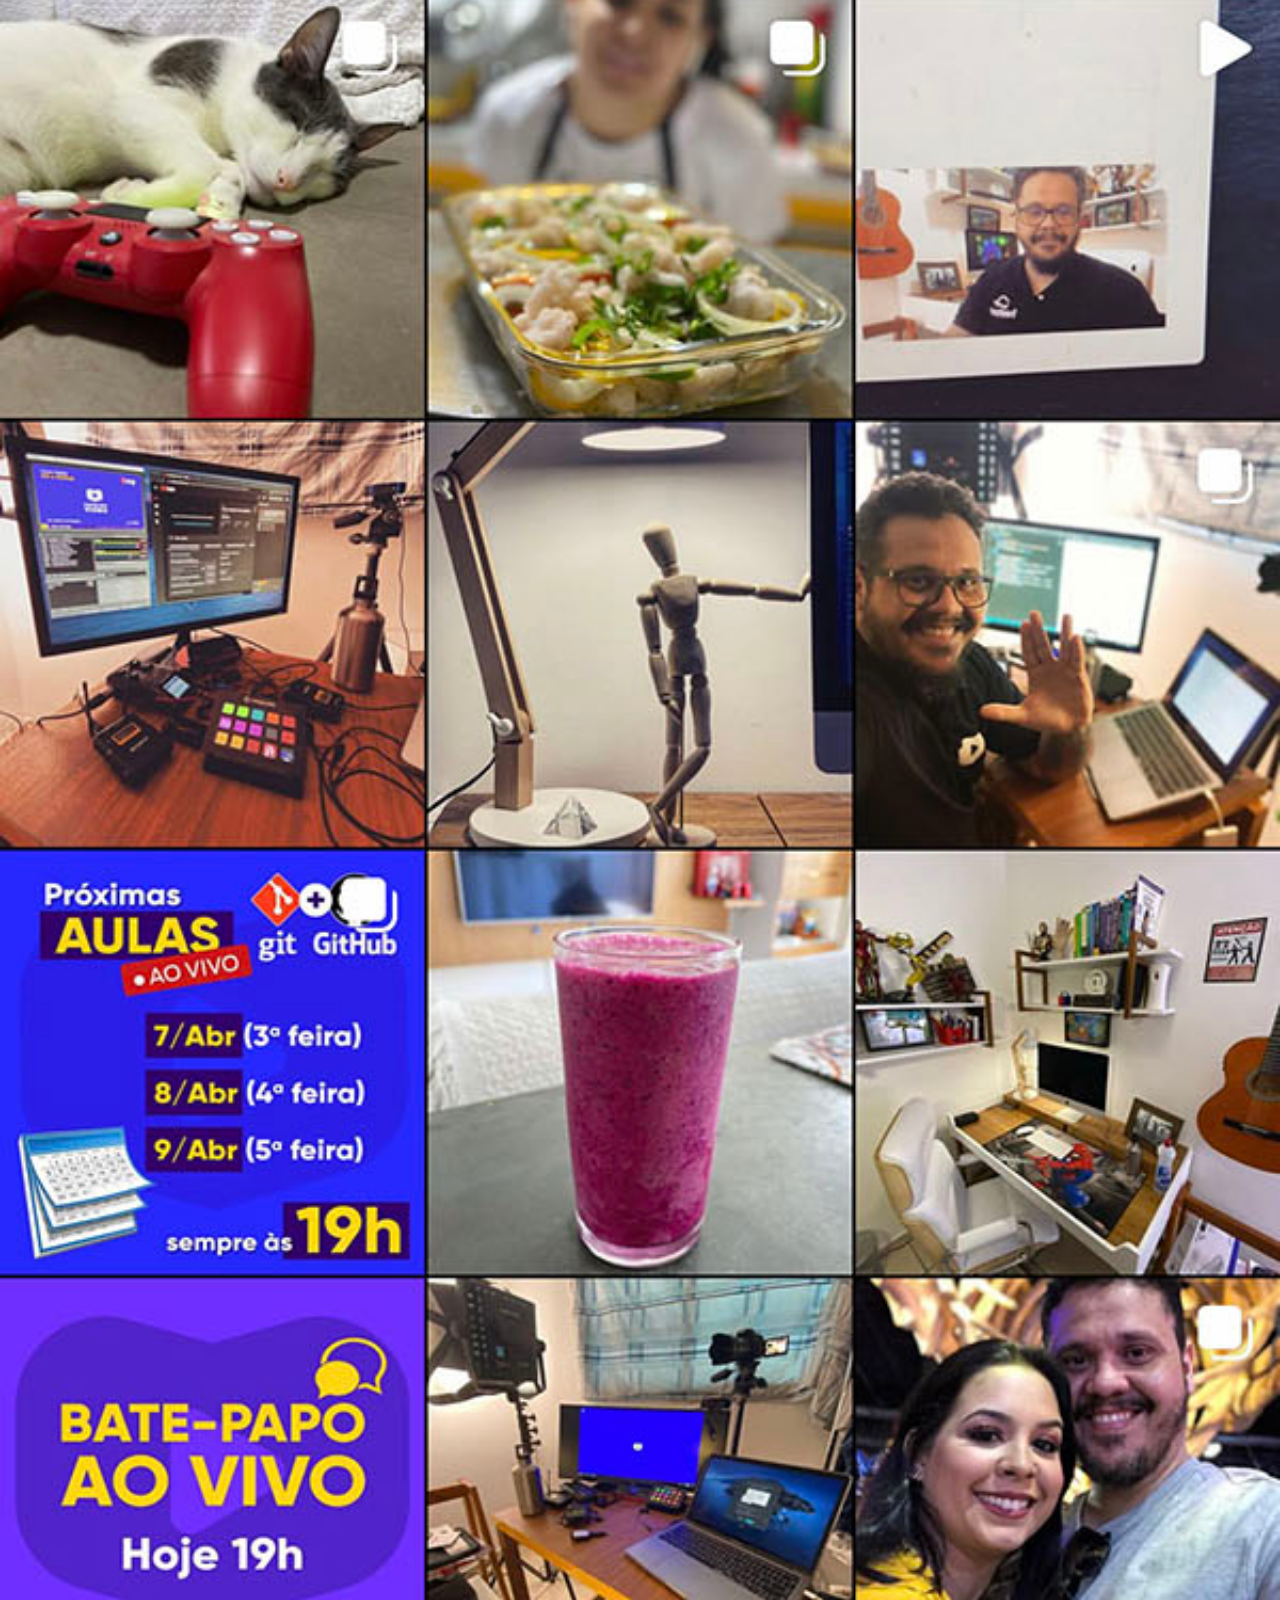
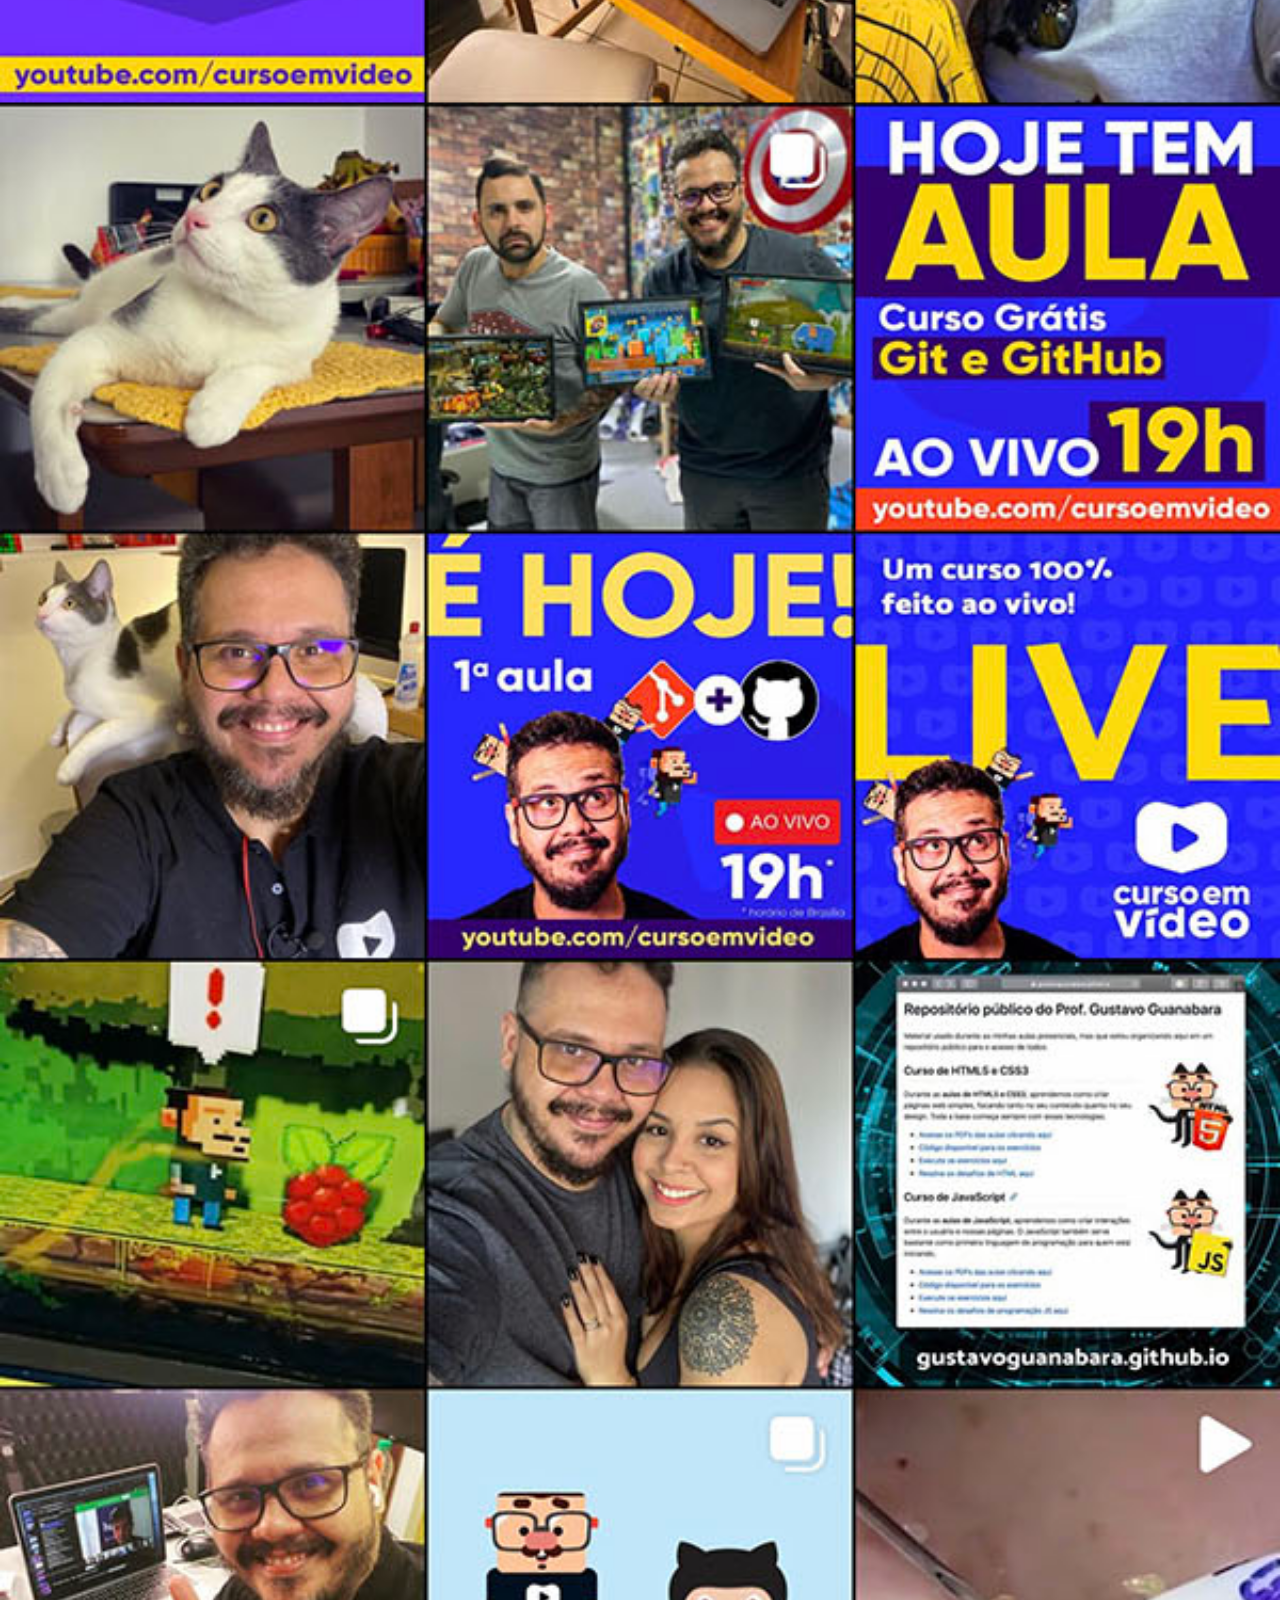
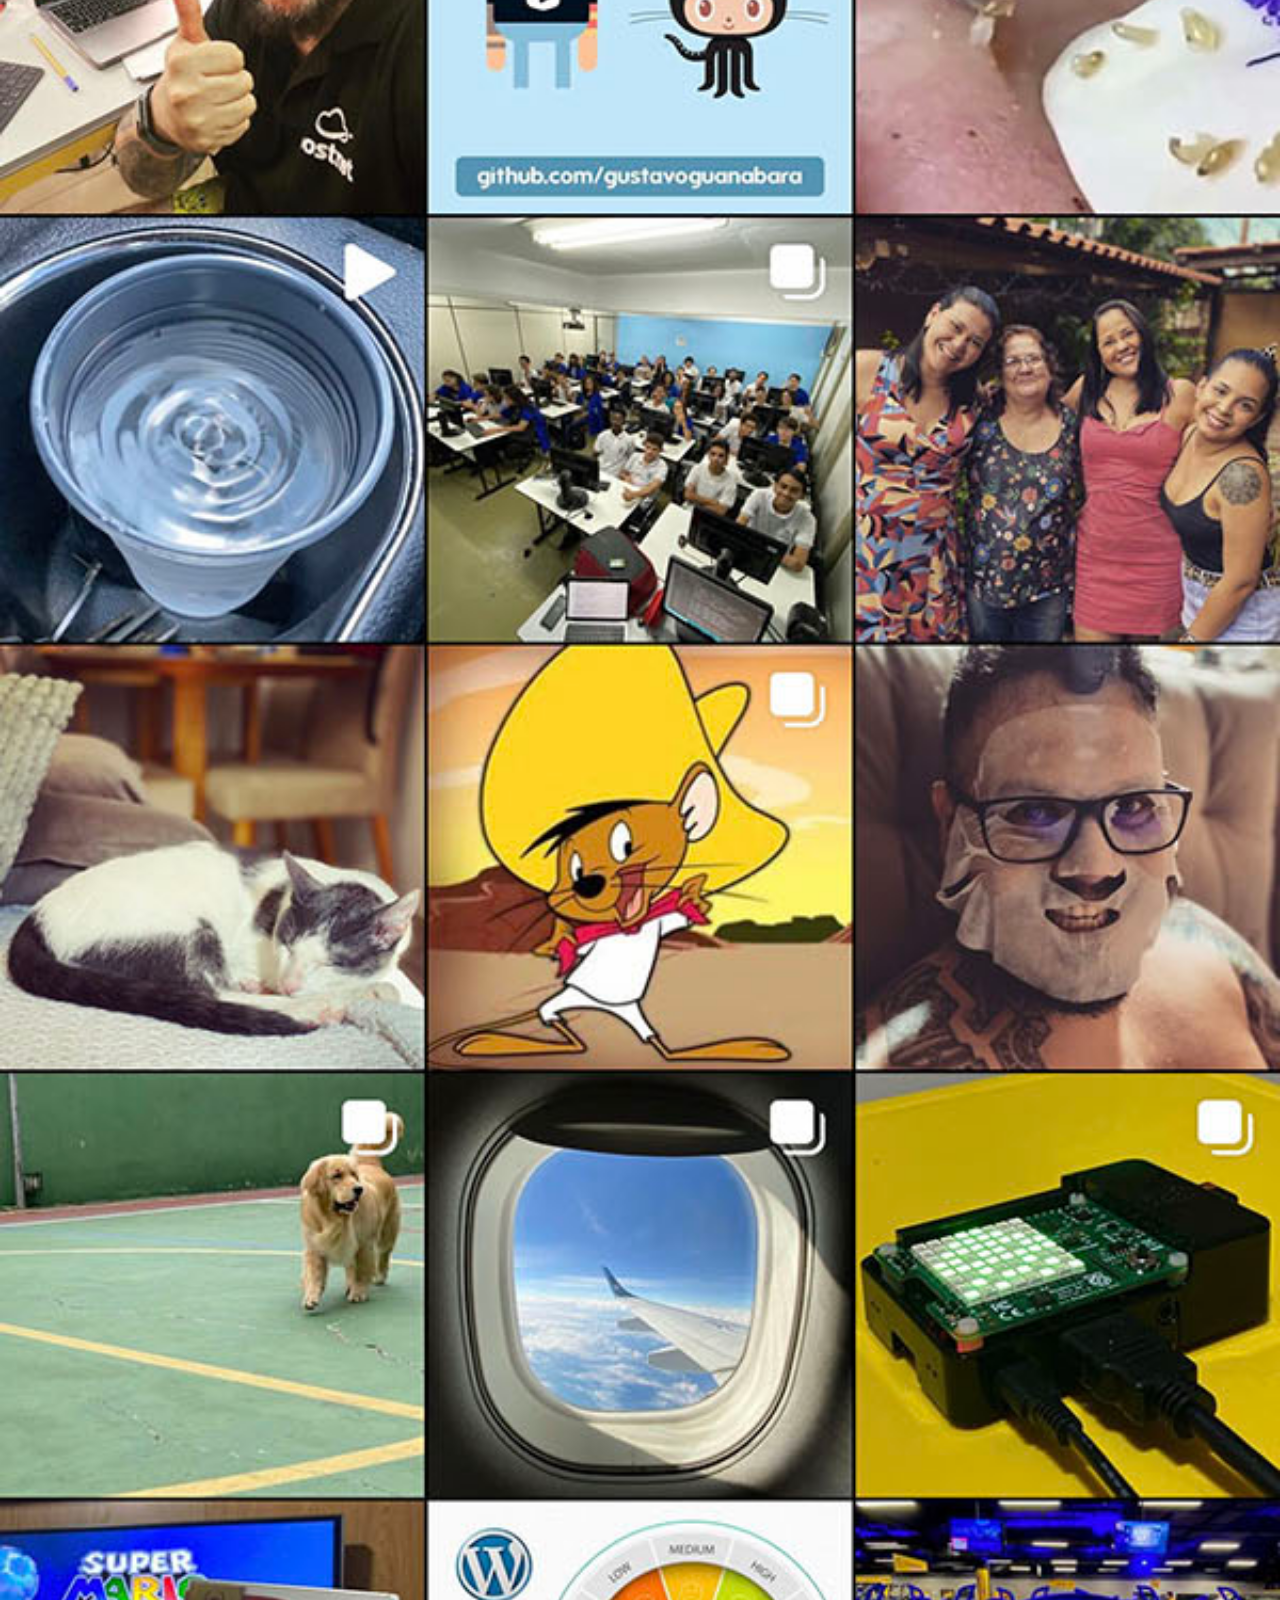
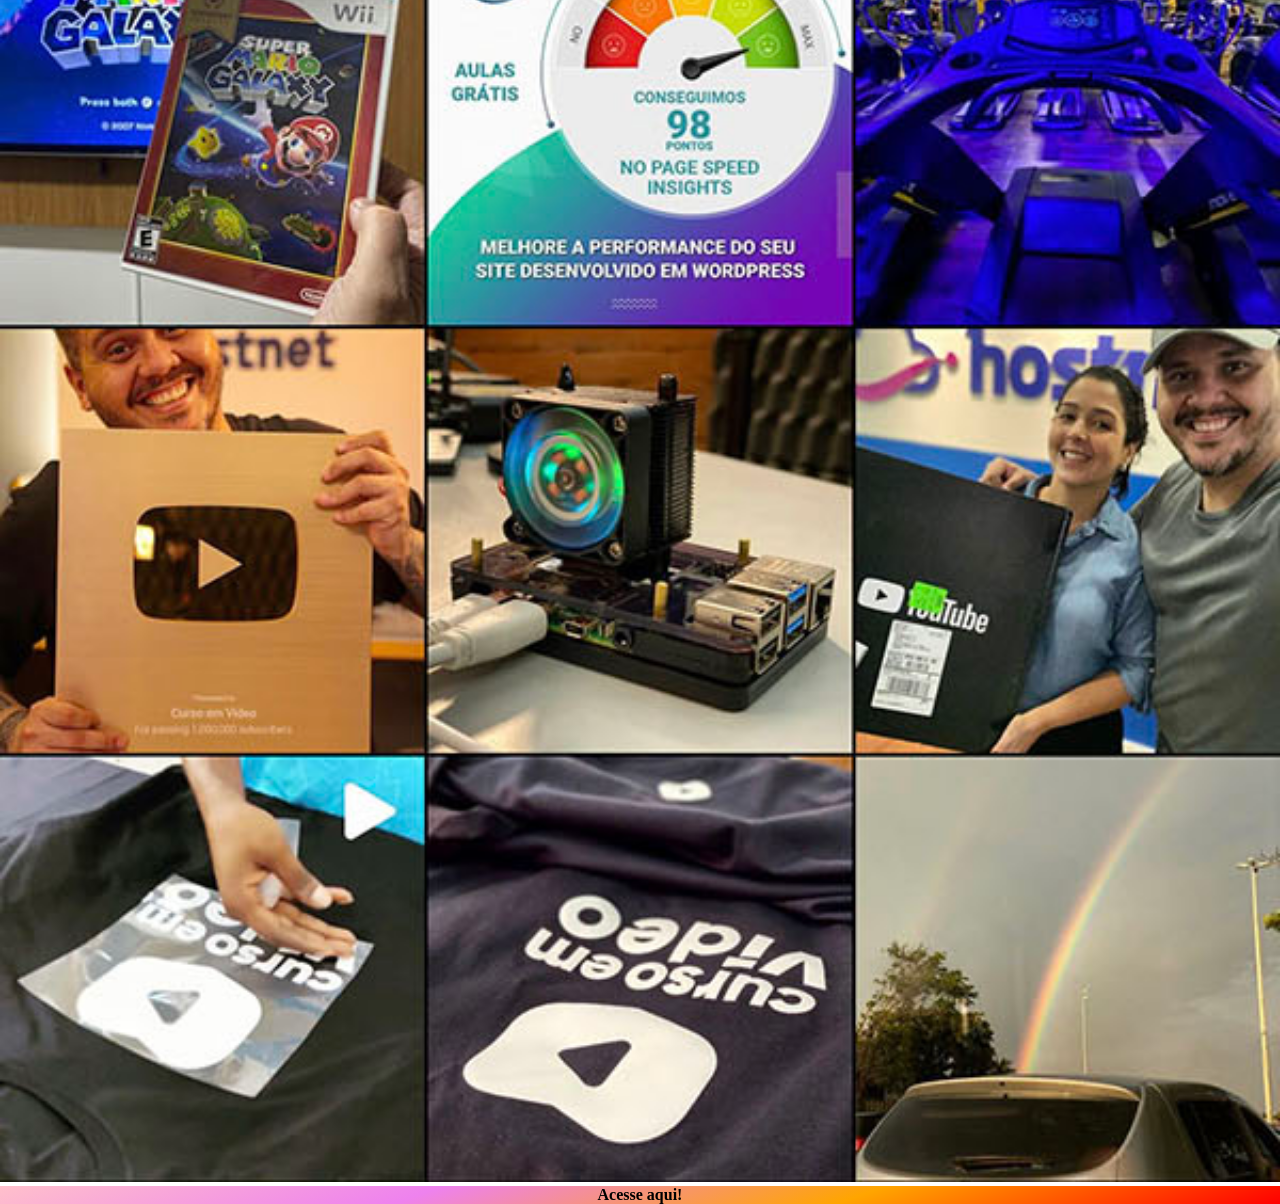
<file: paginas/instagram.html>
<!DOCTYPE html>
<html lang="en">
<head>
    <meta charset="UTF-8">
    <meta name="viewport" content="width=device-width, initial-scale=1.0">
    <title>instagram</title>
    <style>
        * {
            margin: 0px;
            padding: 0px;
        }
        ::-webkit-scrollbar {
            width: 0px;
            height: 0px;
        }
        img {
            width: 100vw;
        }
        a {
            display: block;
            text-decoration: none;
            background-image: linear-gradient(160deg, pink, violet, orange, red);
            color: black;
            font-weight: bold;
            text-align: center;
        }
    </style>
</head>
<body>
    <img src="../imagens/tela-instagram.jpg" alt="tela do instagram">
    <a href="https://www.instagram.com/" target="_blank" rel="external">Acesse aqui!</a>
</body>
</html>
</file>
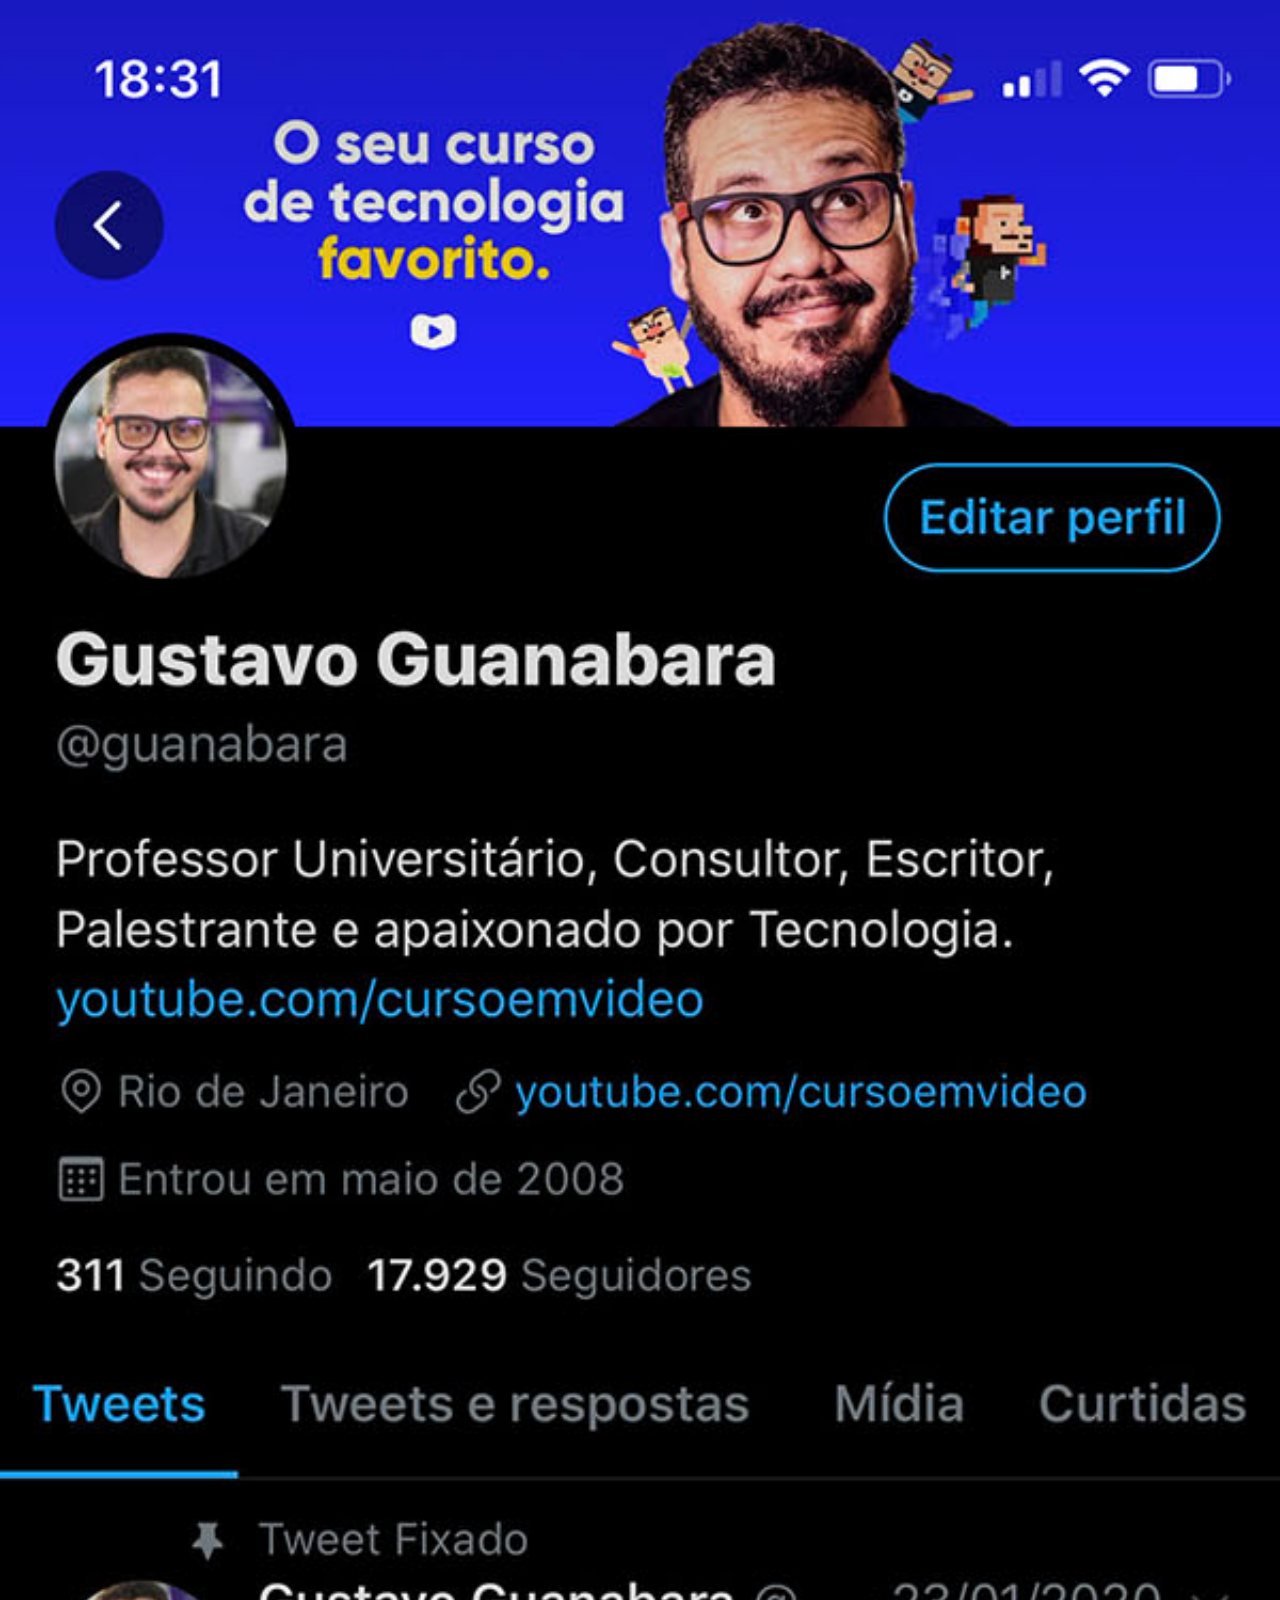
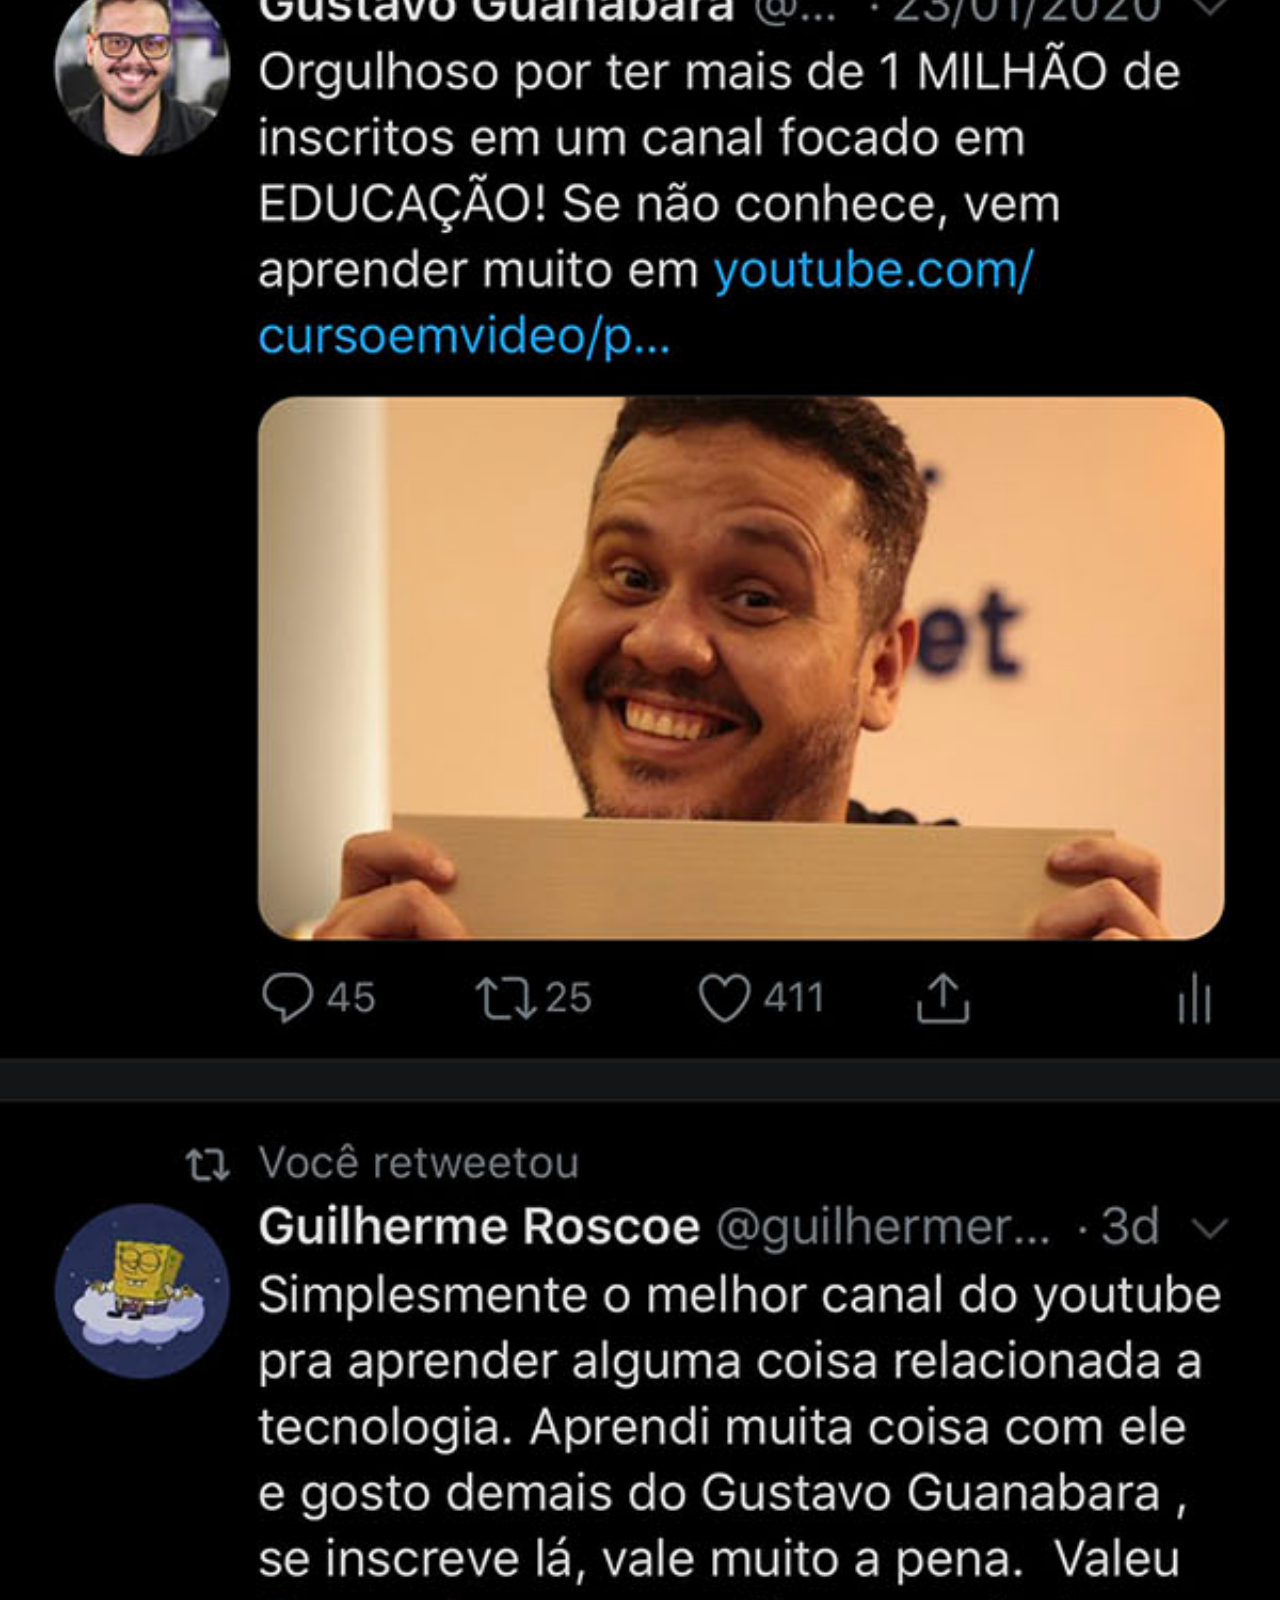
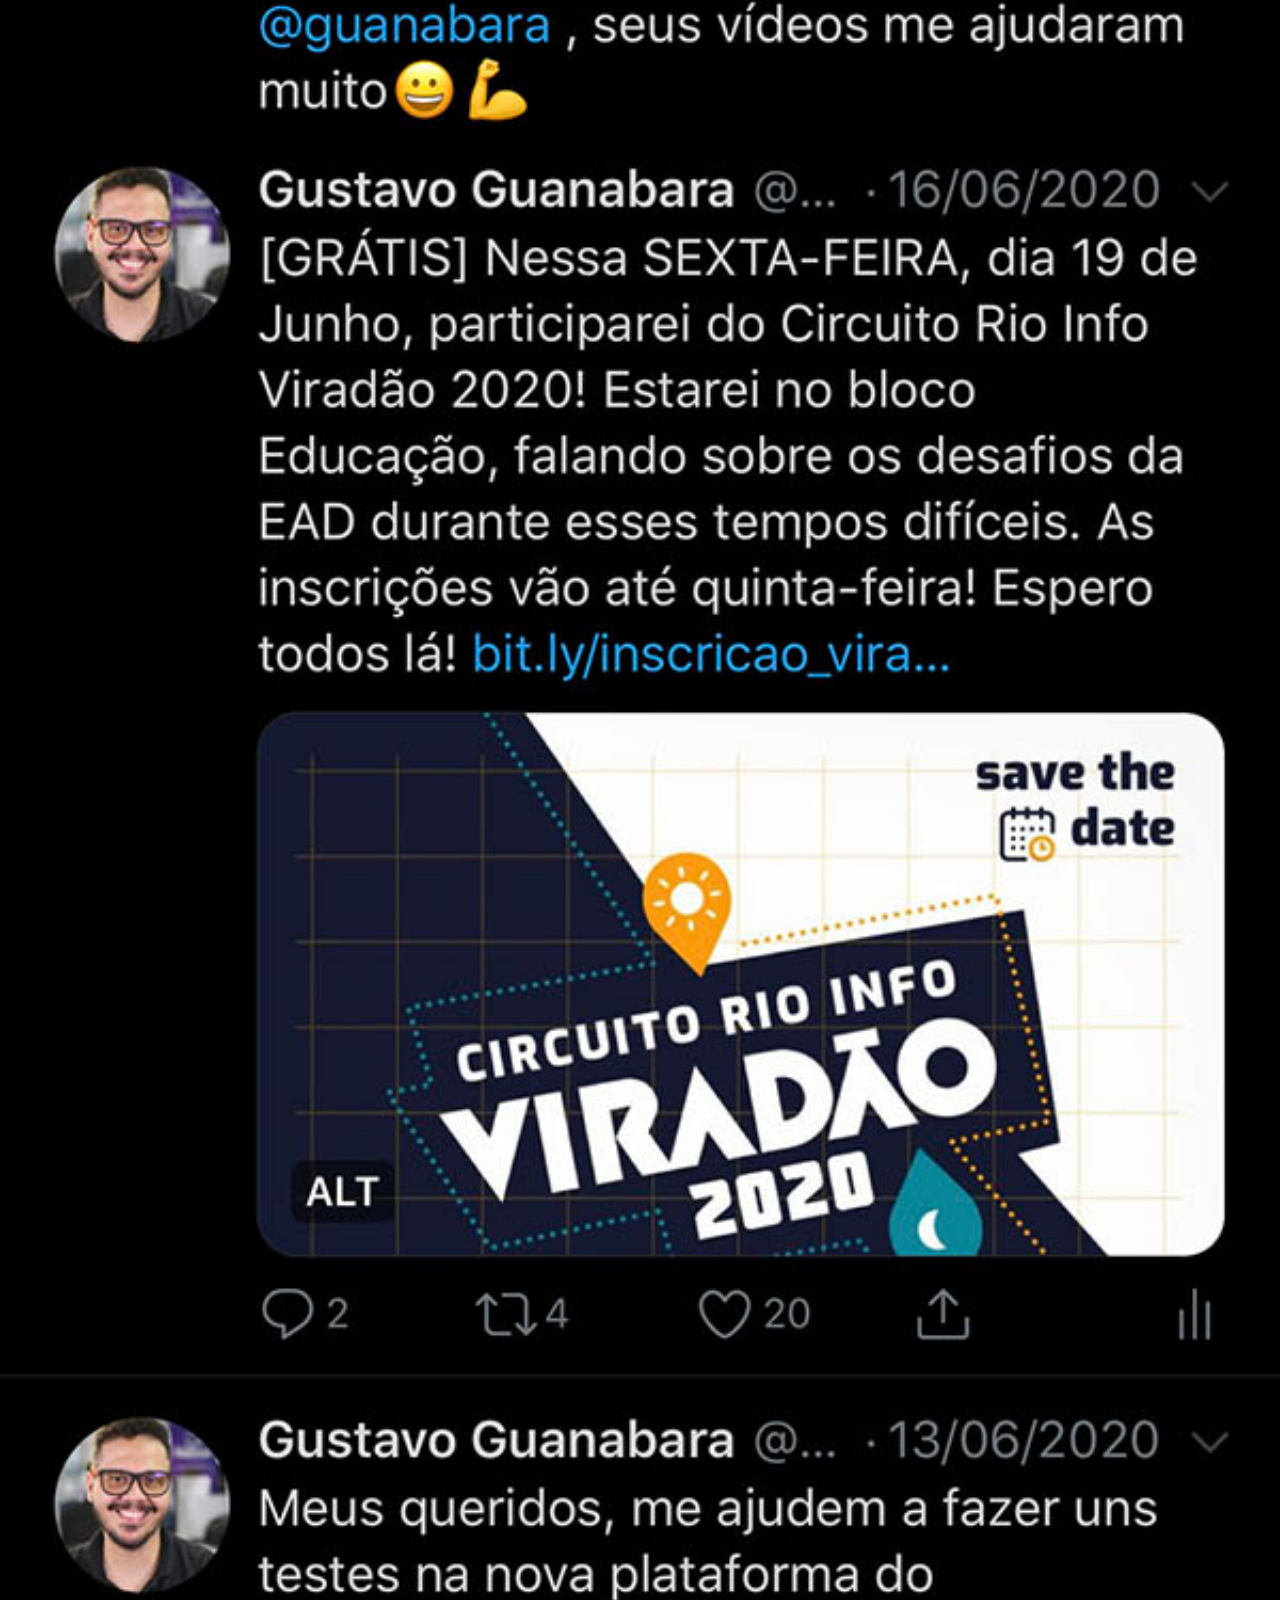
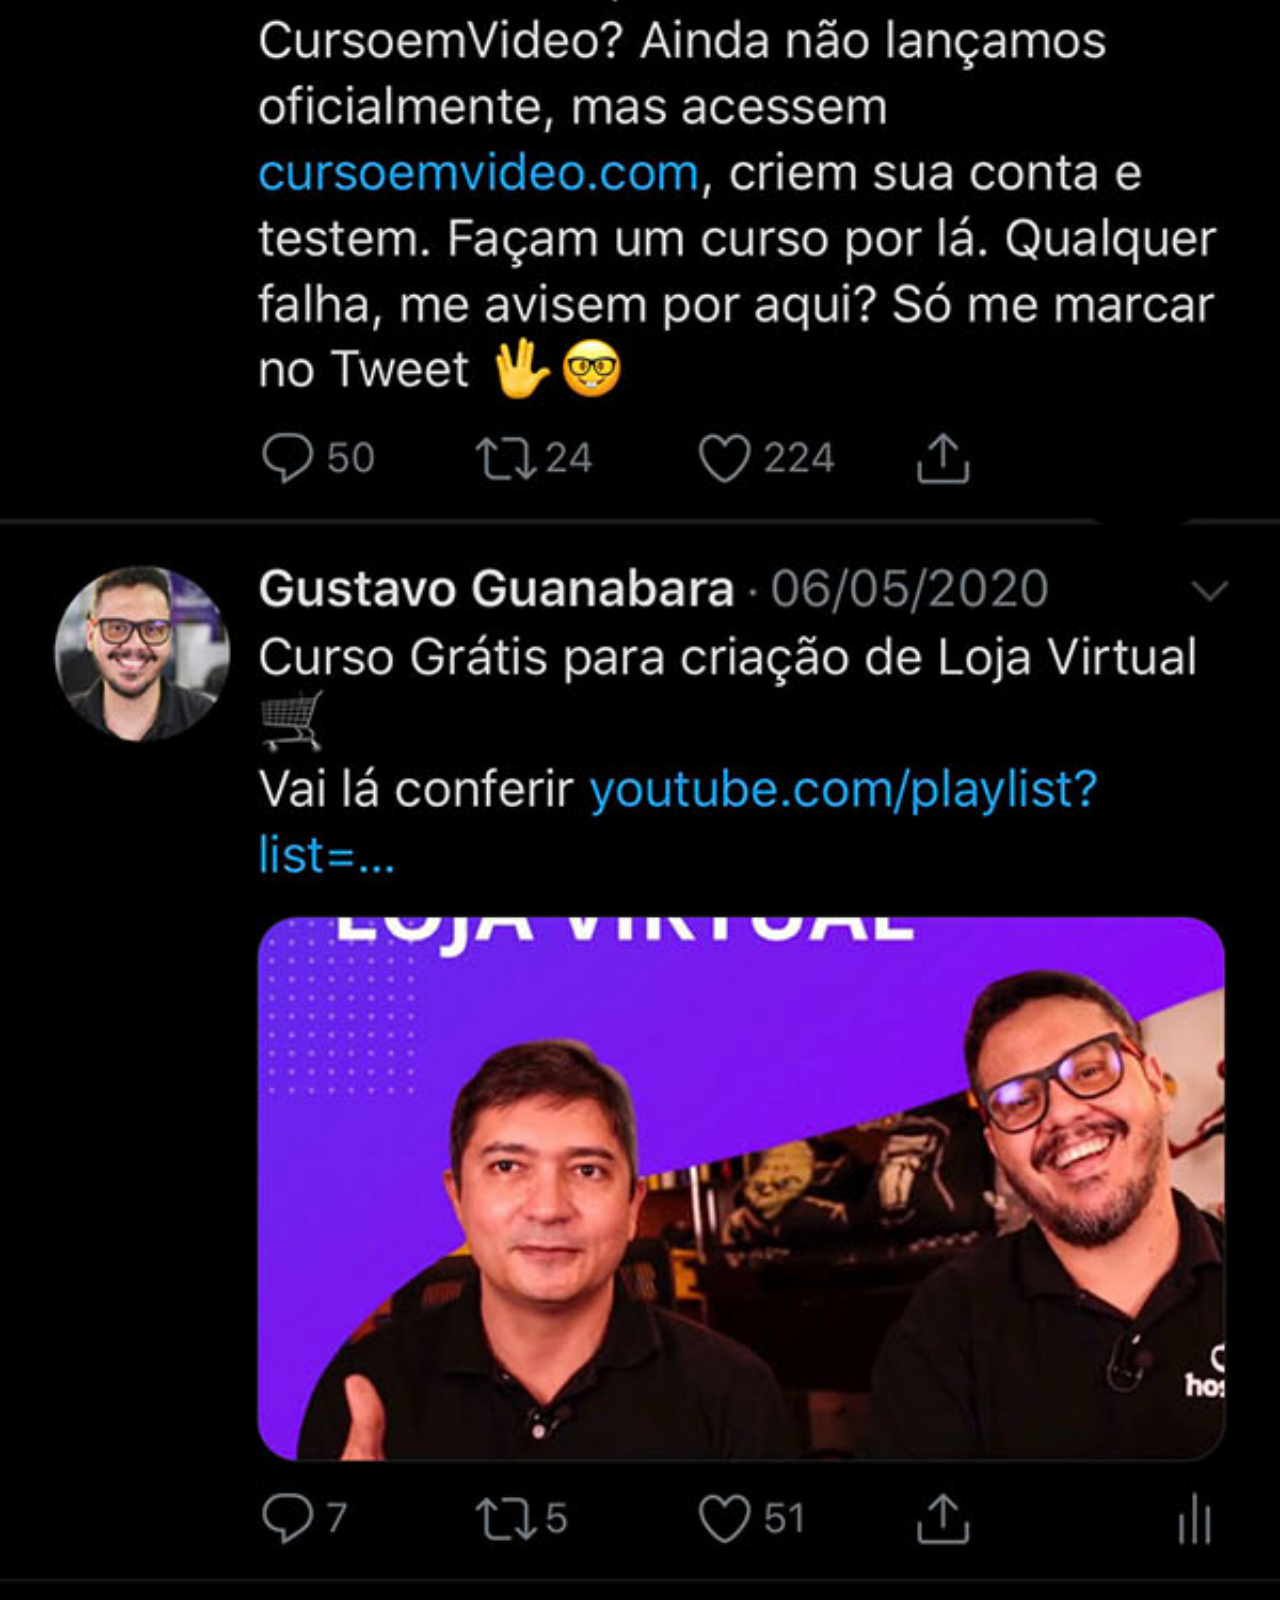
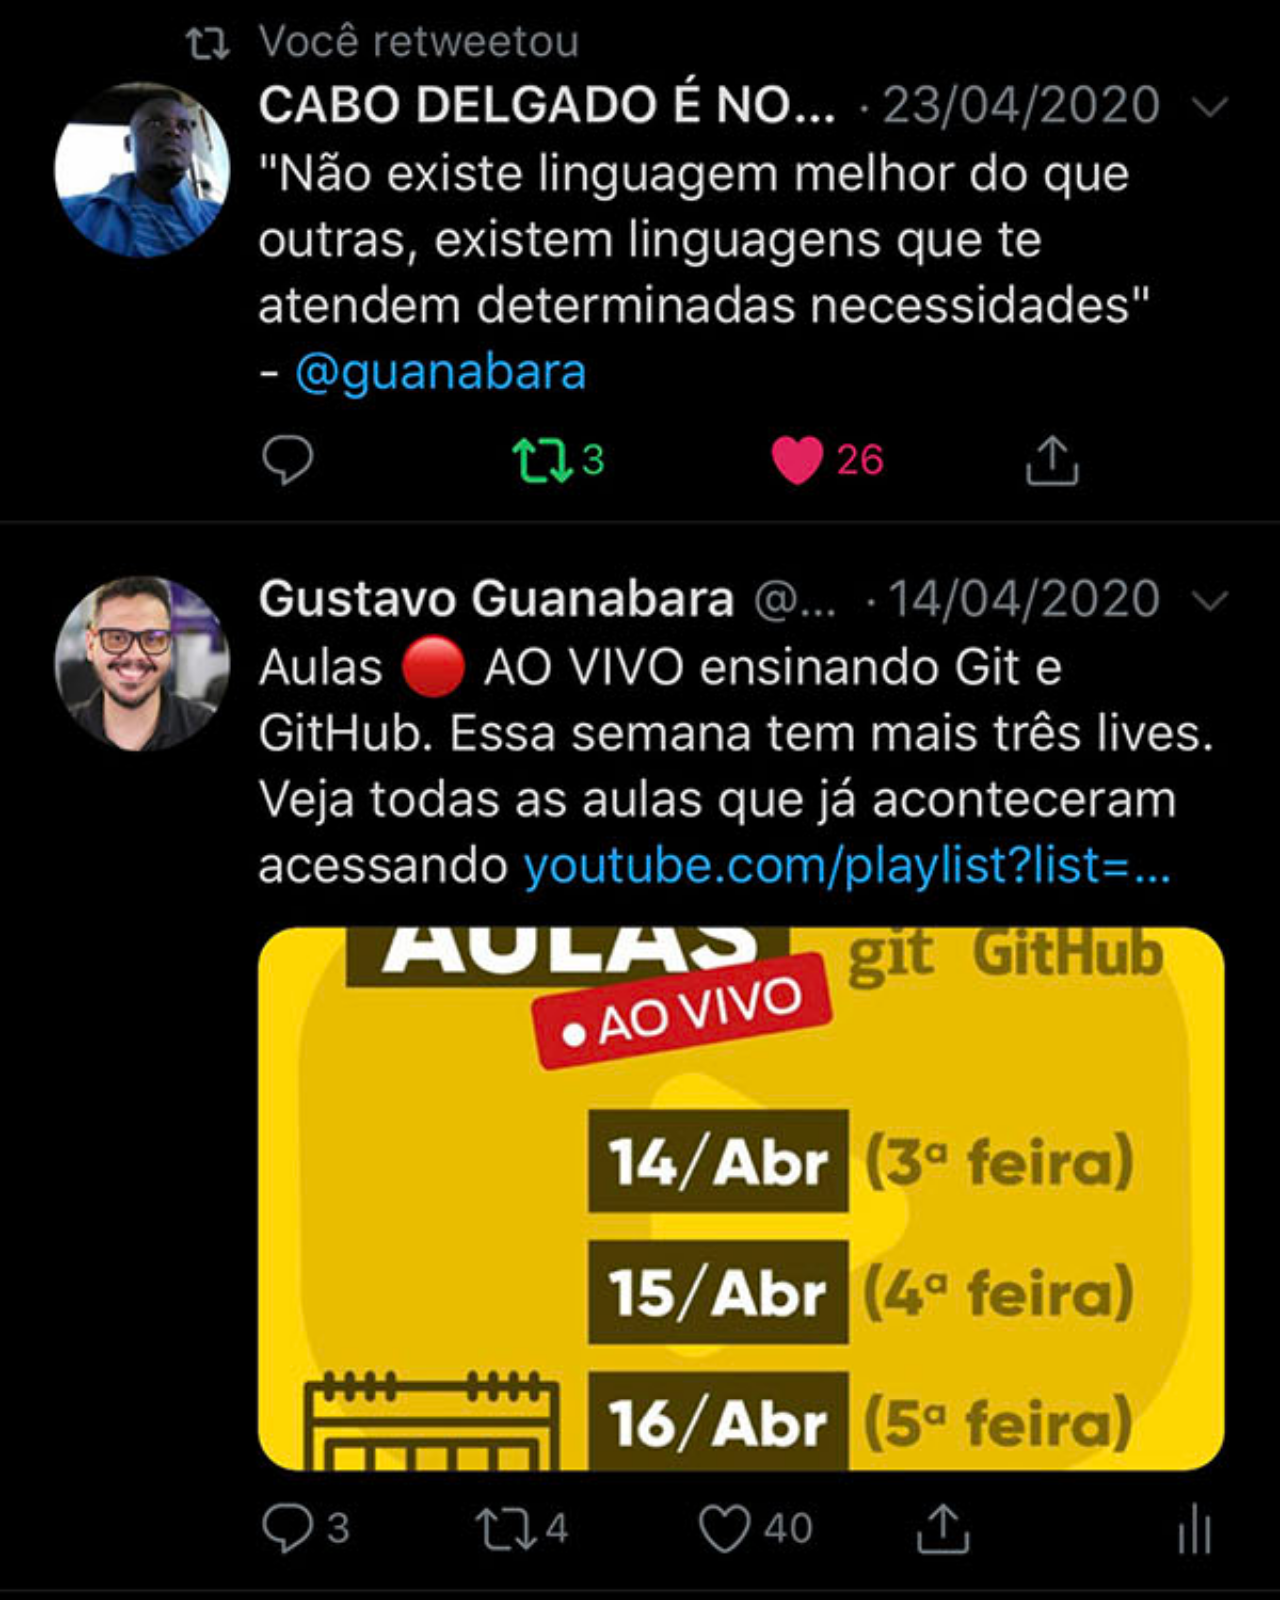
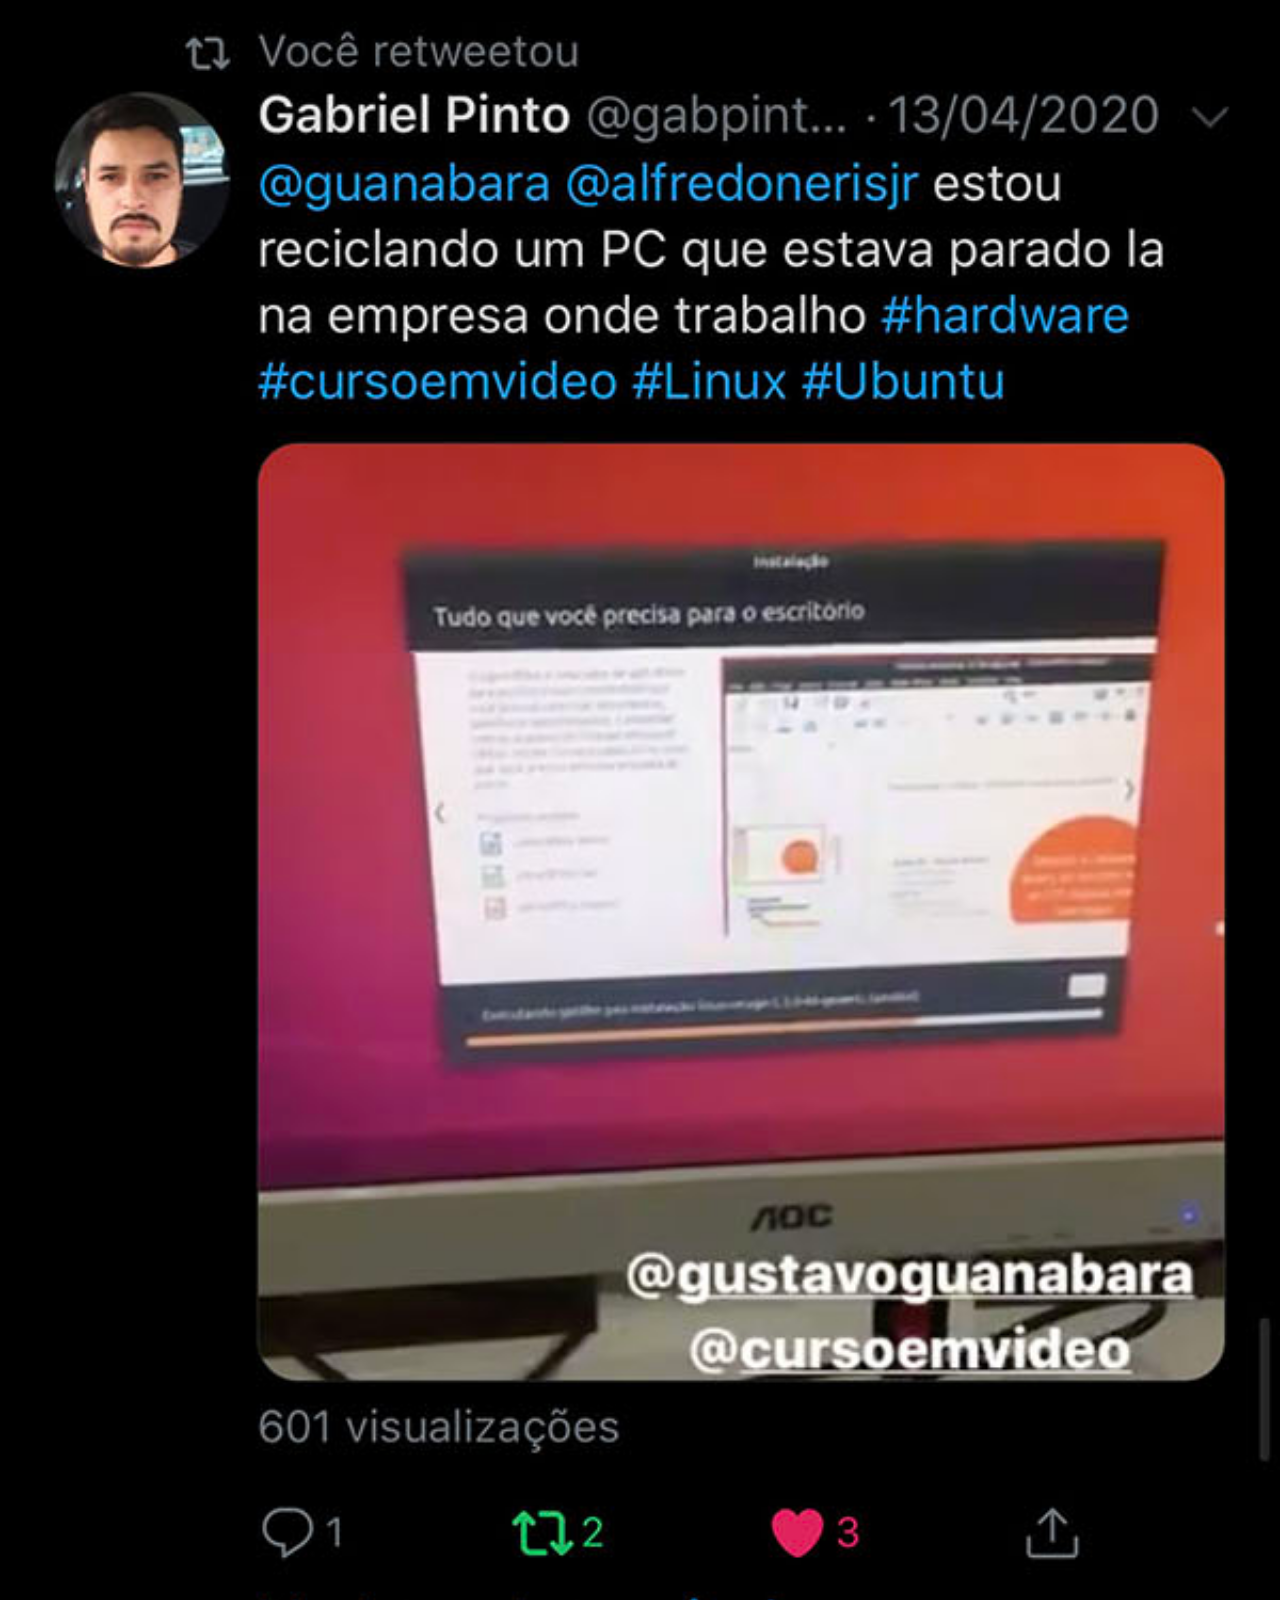
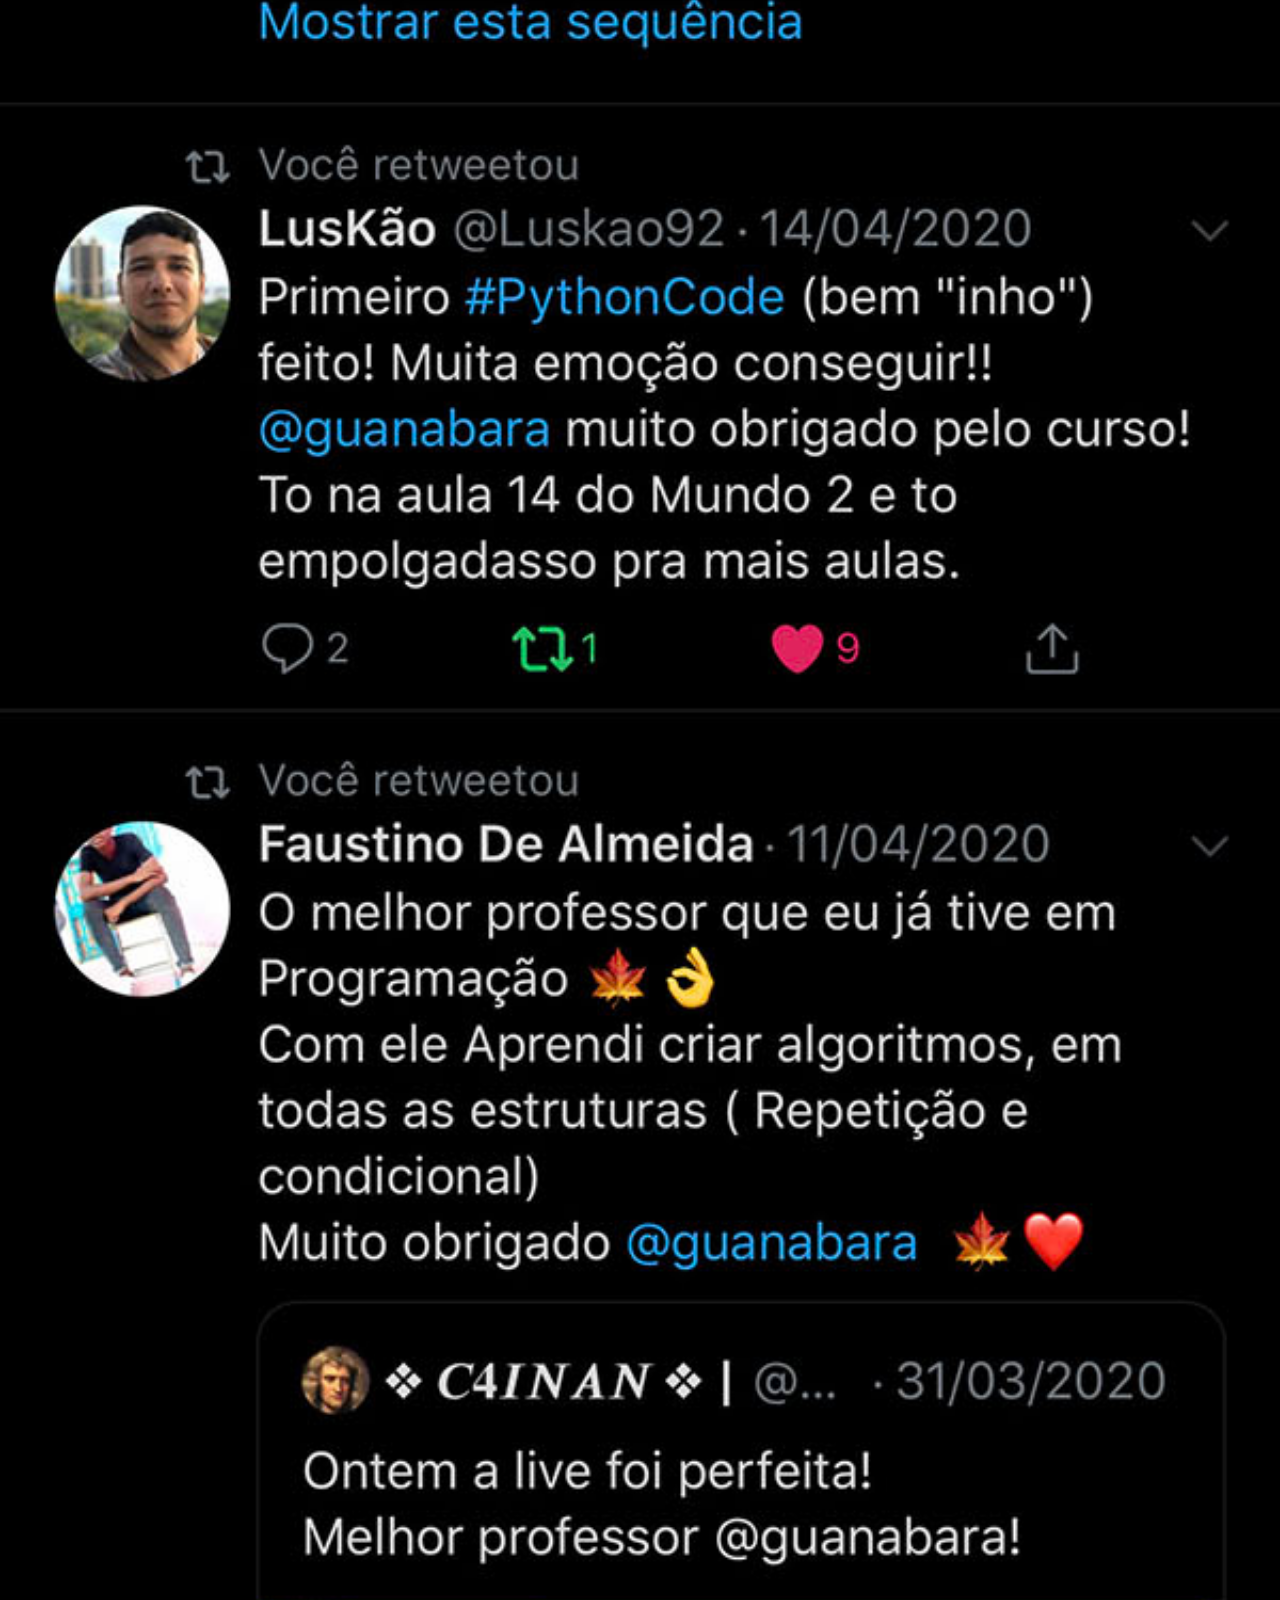
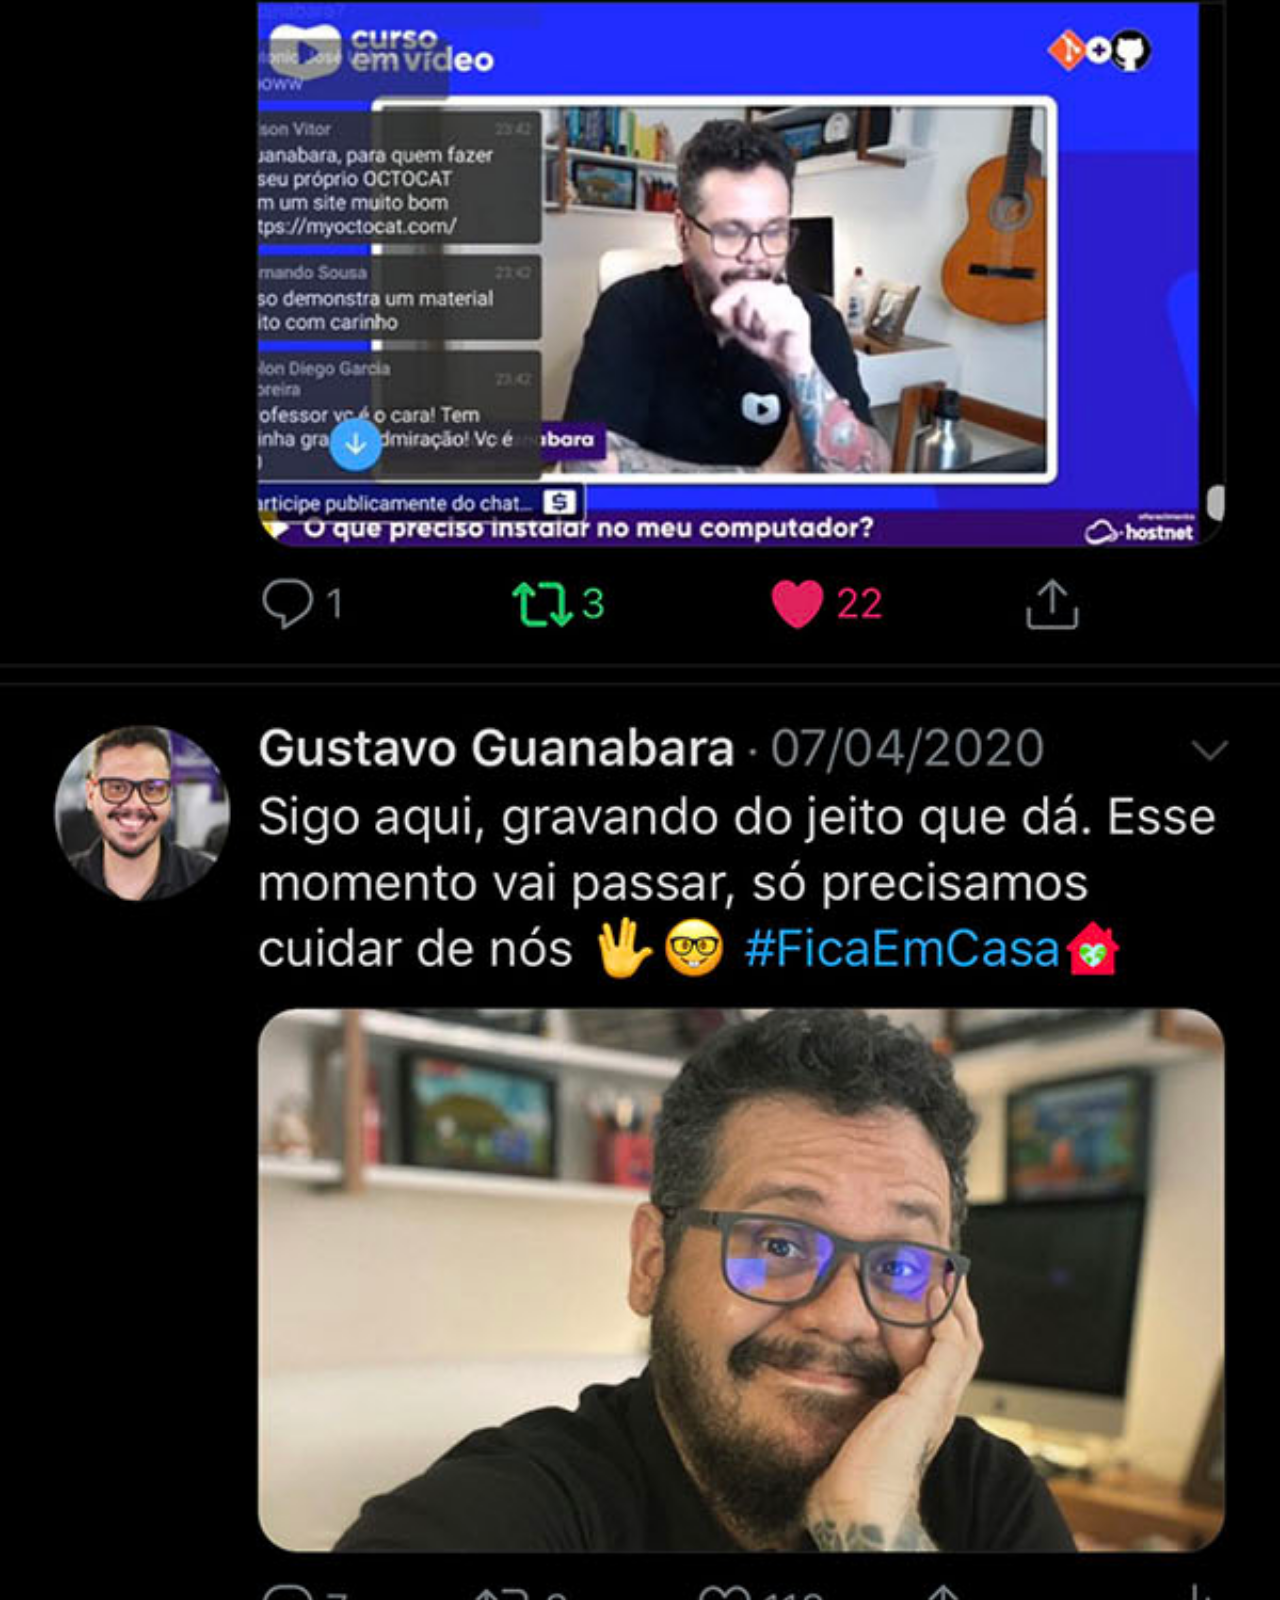
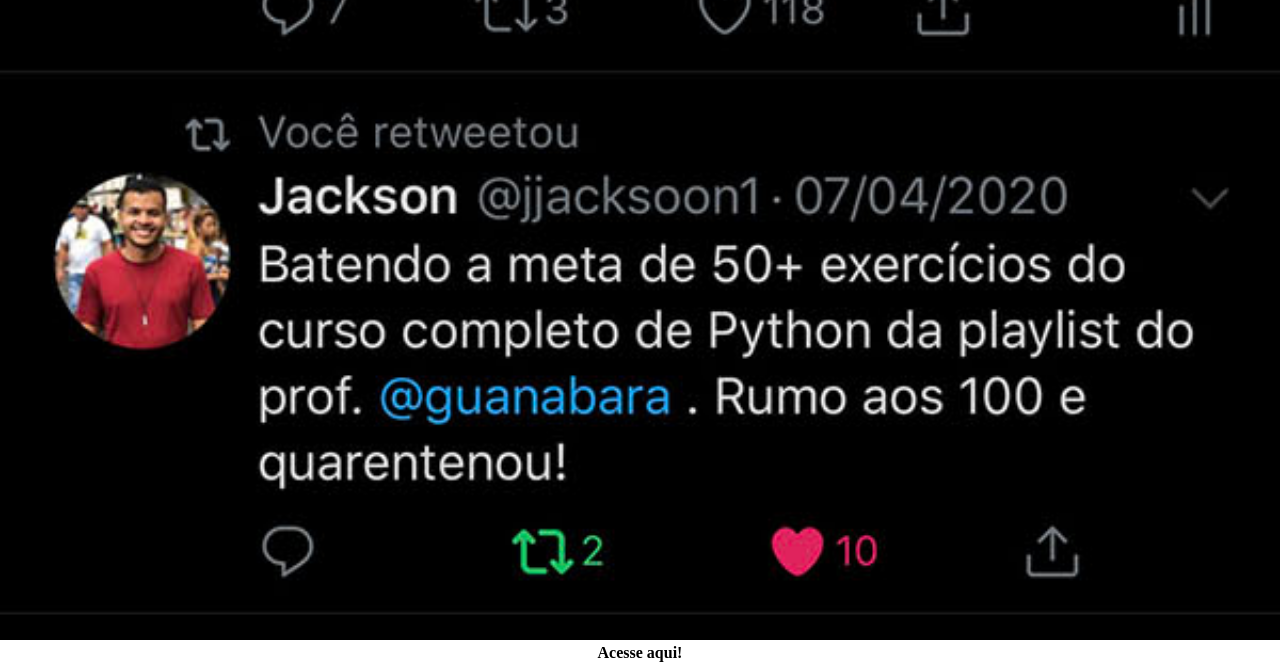
<file: paginas/twiter.html>
<!DOCTYPE html>
<html lang="en">
<head>
    <meta charset="UTF-8">
    <meta name="viewport" content="width=device-width, initial-scale=1.0">
    <title>X</title>
    <style>
        * {
            margin: 0px;
            padding: 0px;
        }
        ::-webkit-scrollbar {
            width: 0px;
            height: 0px;
        }
        img {
            width: 100vw;
        }
        a {
            display: block;
            text-decoration: none;
            background-color: white;
            color: black;
            font-weight: bold;
            text-align: center;
        }
    </style>
</head>
<body>
    <img src="../imagens/tela-twitter.jpg" alt="tela do twiter">
    <a href="https://pro.x.com/?mx=2" target="_blank" rel="external">Acesse aqui!</a>
</body>
</html>
</file>
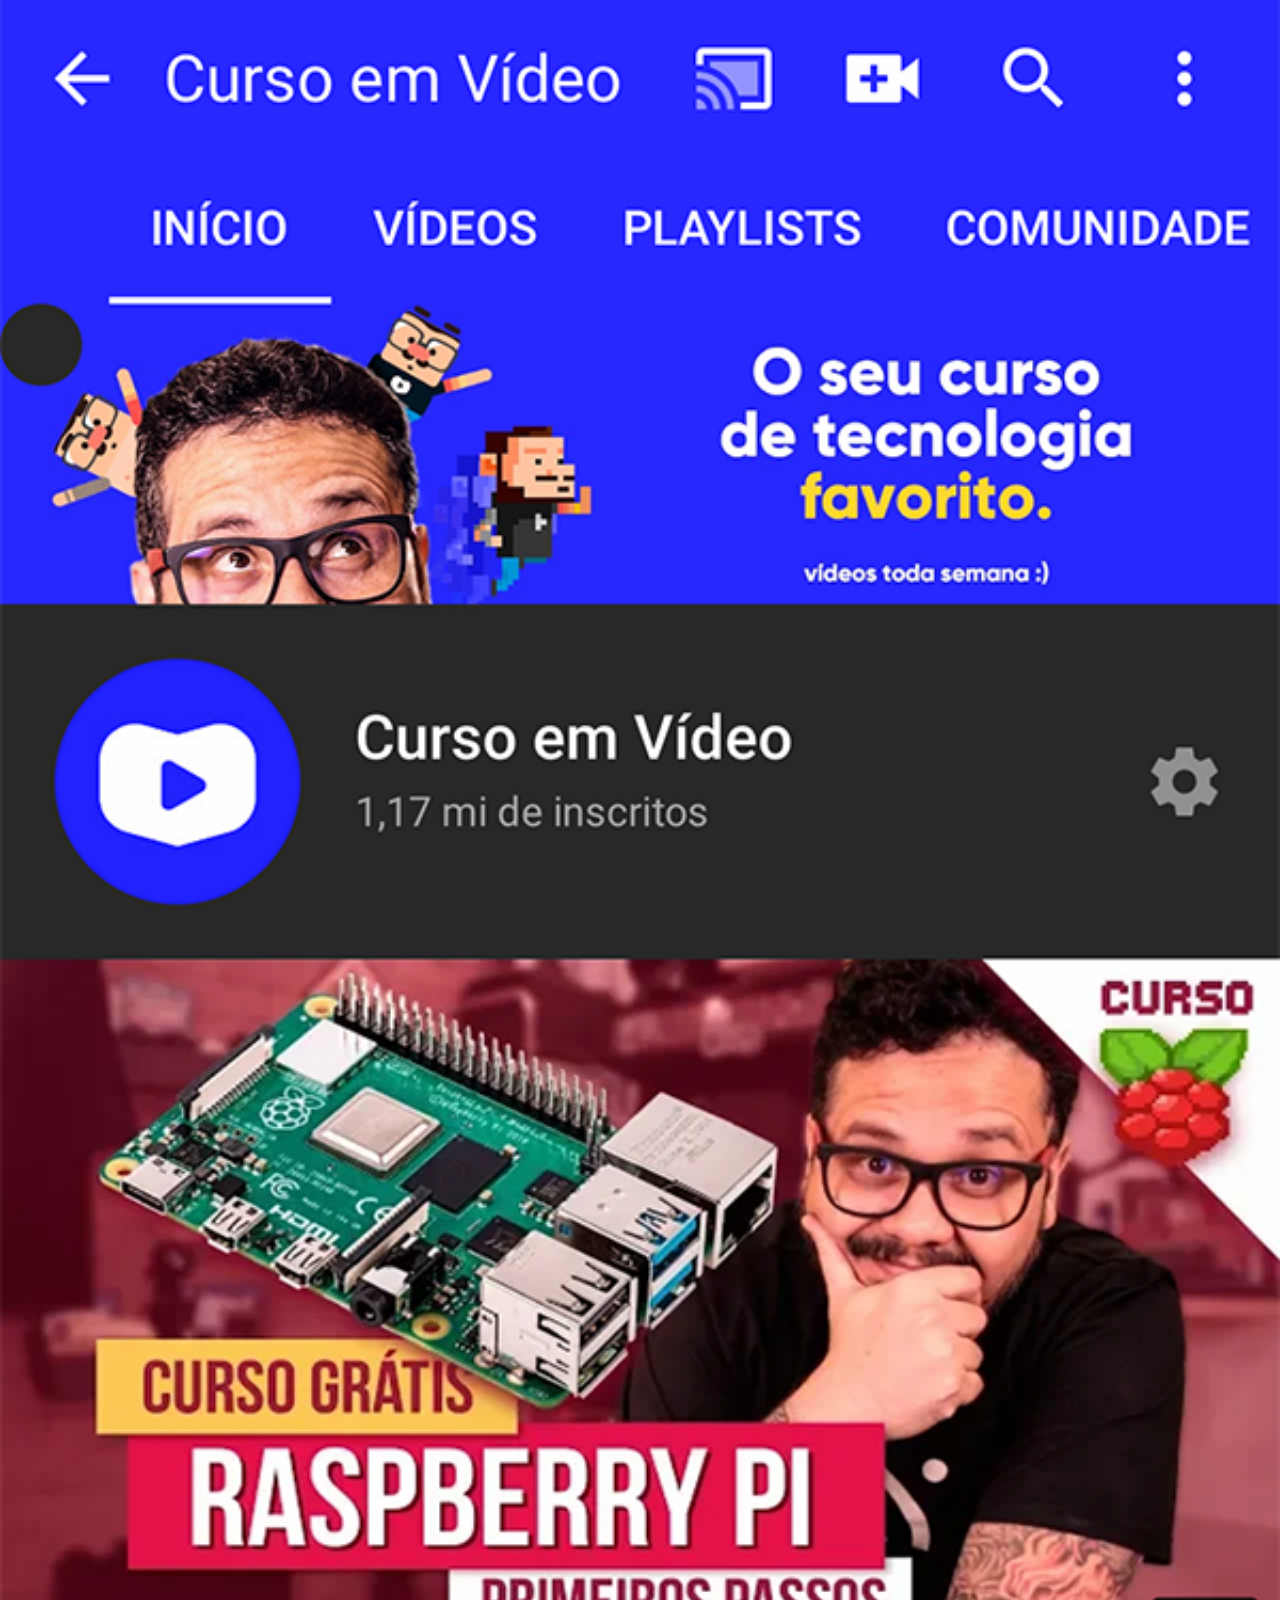
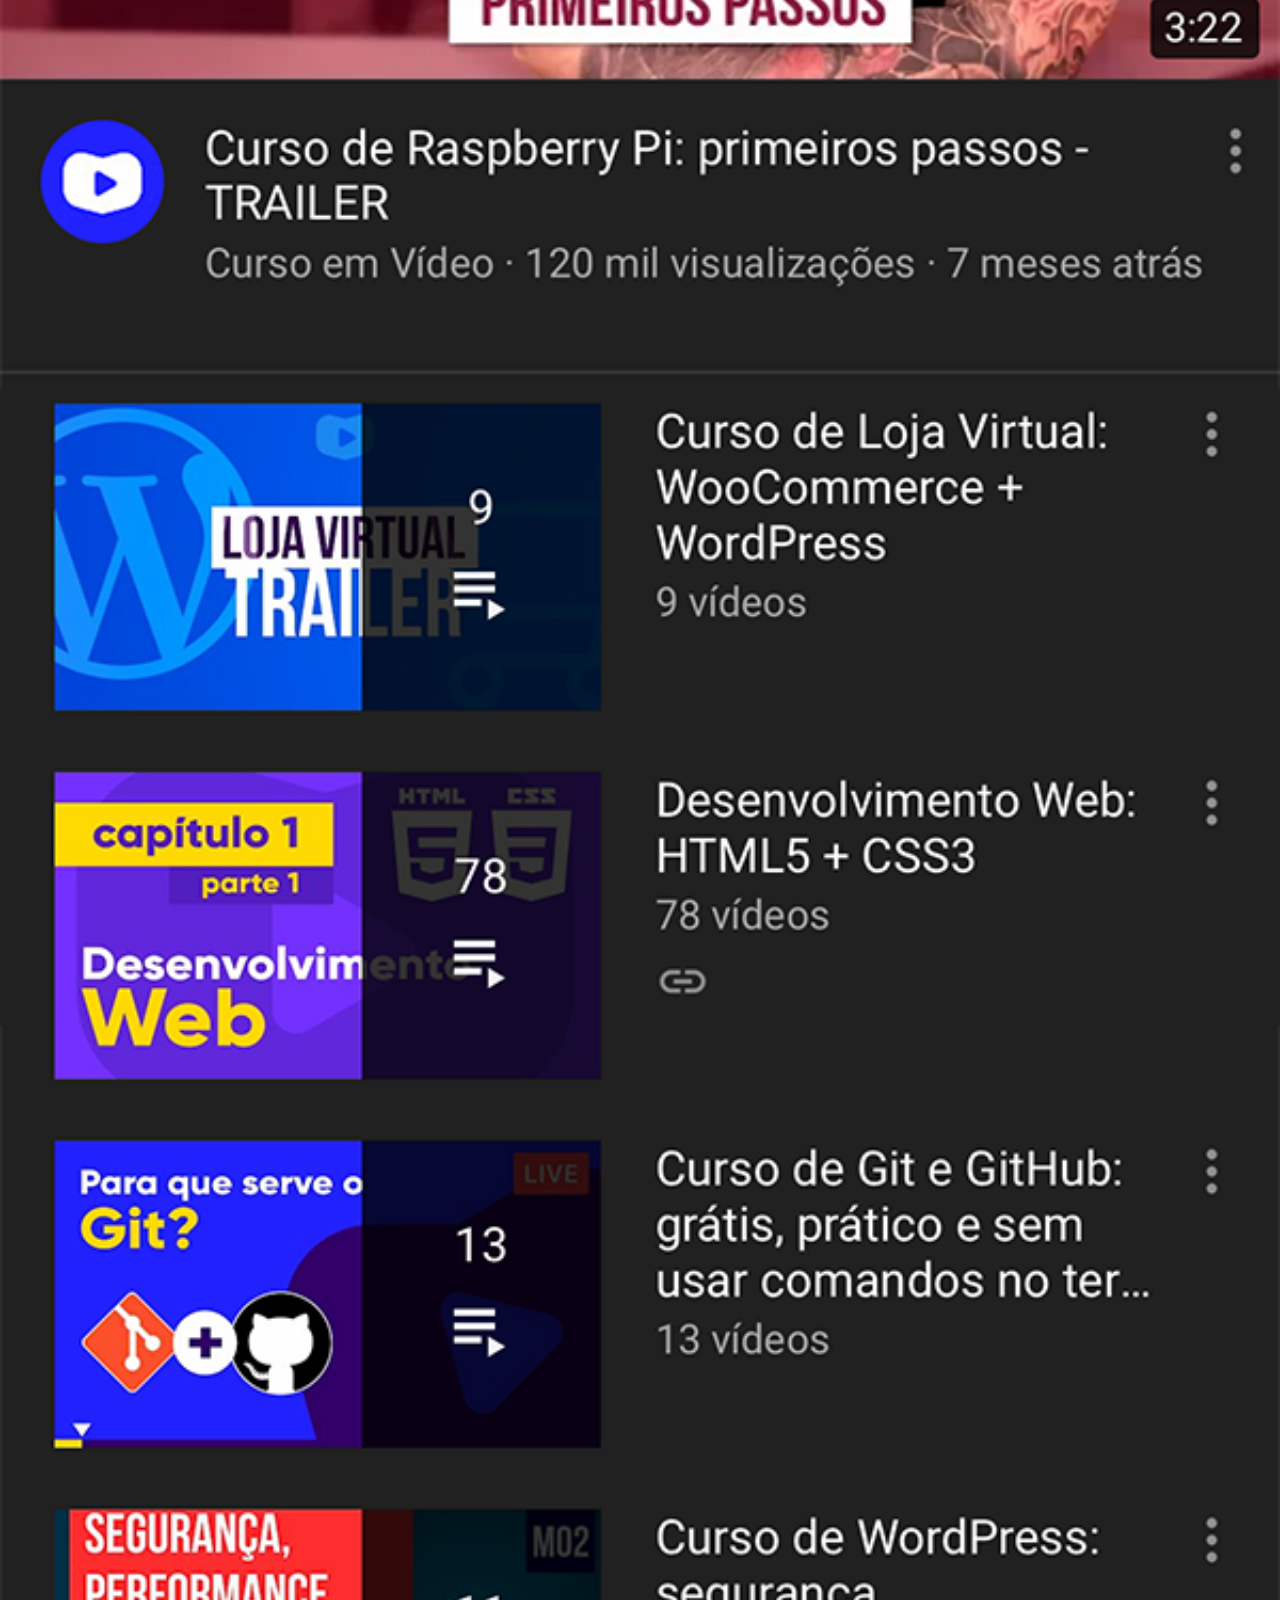
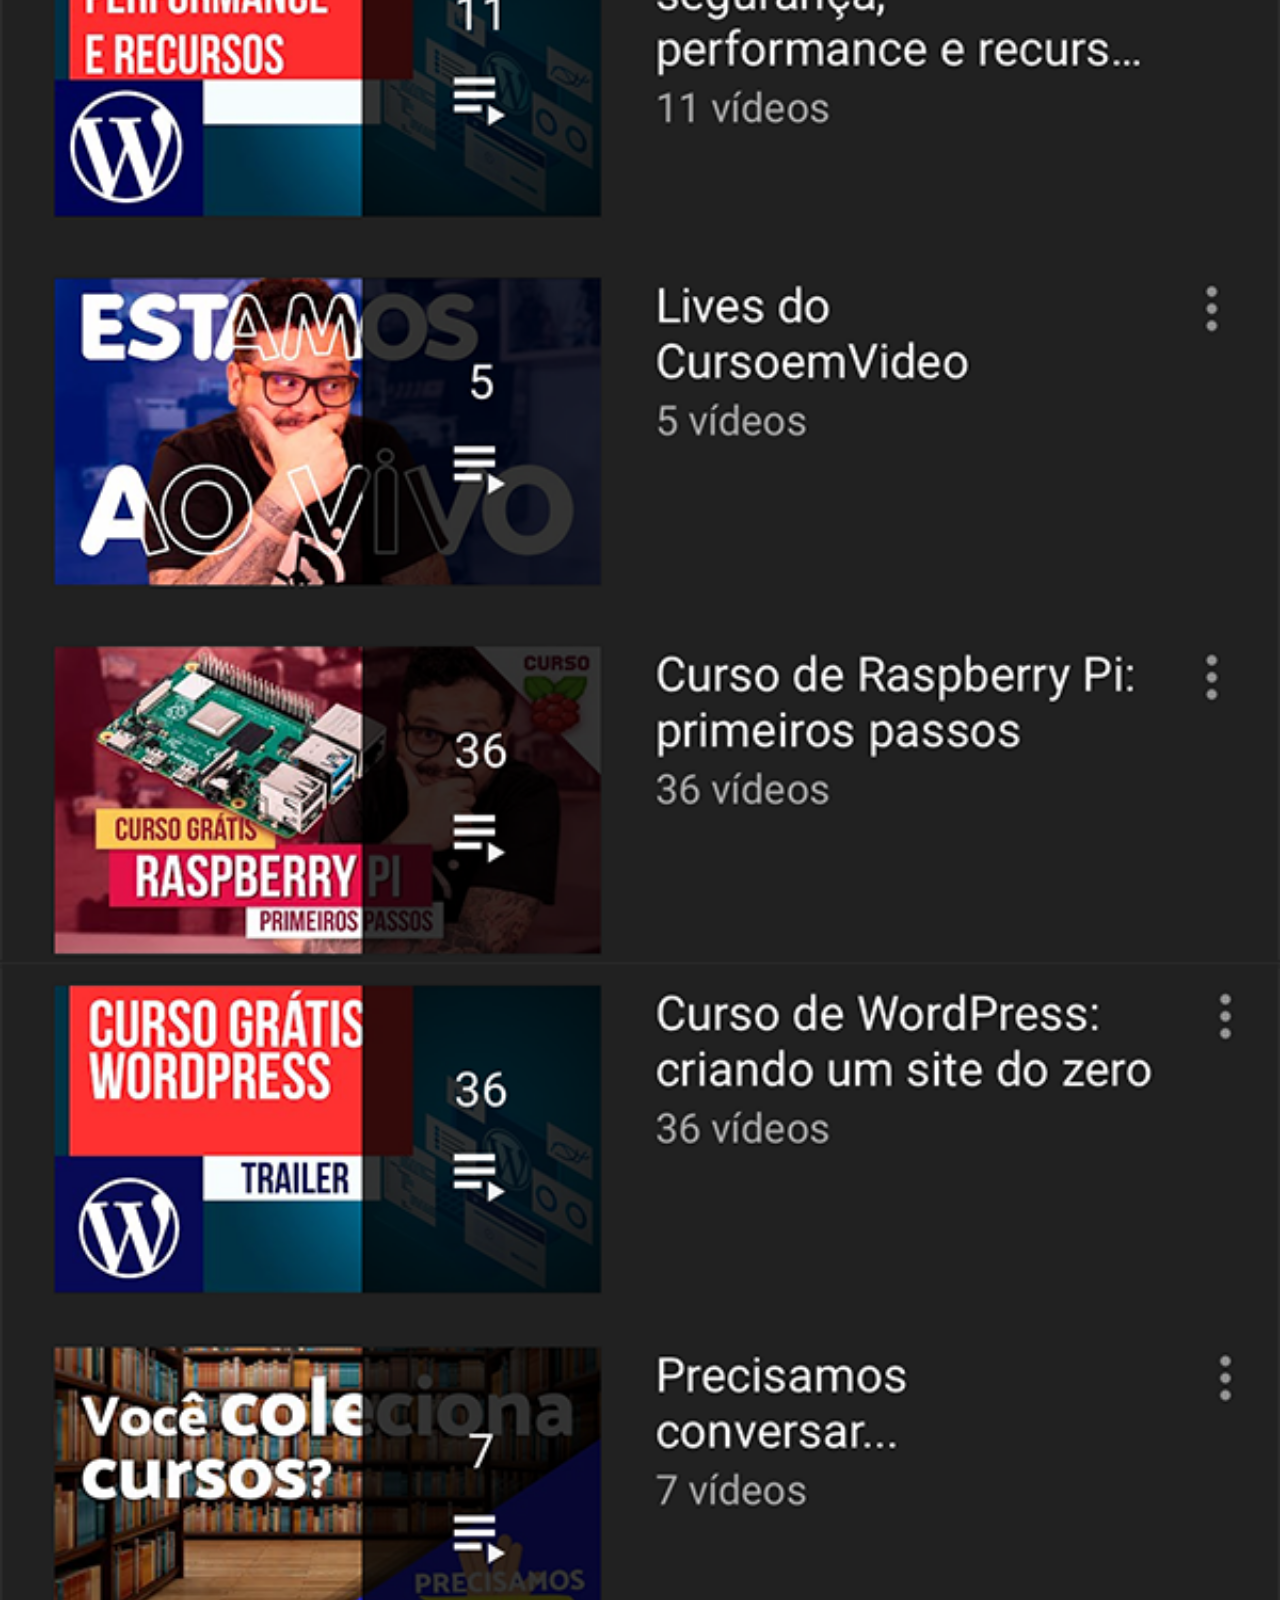
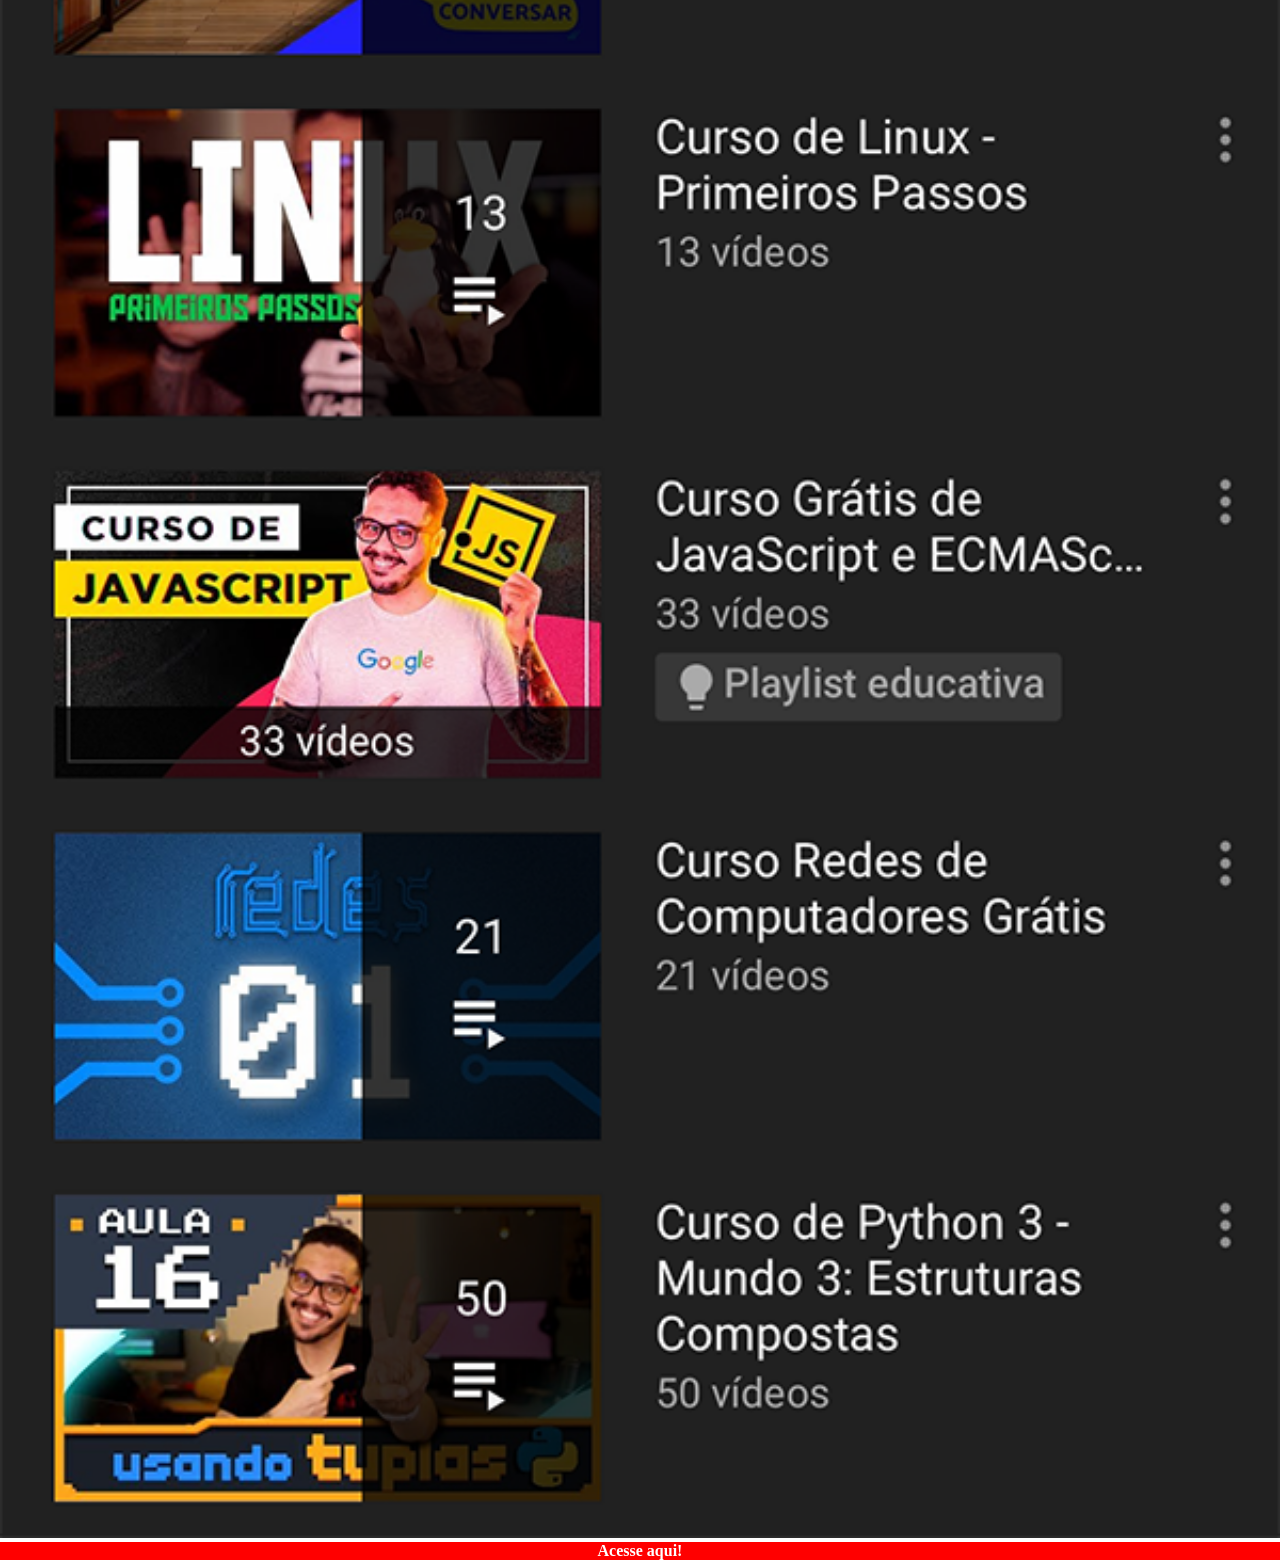
<file: paginas/youtube.html>
<!DOCTYPE html>
<html lang="en">
<head>
    <meta charset="UTF-8">
    <meta name="viewport" content="width=device-width, initial-scale=1.0">
    <title>YouTube</title>
    <style>
        * {
            margin: 0px;
            padding: 0px;
        }
        ::-webkit-scrollbar {
            width: 0px;
            height: 0px;
        }
        img {
            width: 100vw;
        }
        a {
            display: block;
            text-decoration: none;
            background-color: red;
            color: white;
            font-weight: bold;
            text-align: center;
        }
    </style>
</head>
<body>
    <img src="../imagens/tela-youtube.png" alt="tela do youtube">
    <a href="https://www.youtube.com/hashtag/cursopython" target="_blank" rel="external">Acesse aqui!</a>
</body>
</html>
</file>
<file: styles/style.css>
@charset "UTF-8";

* {
    margin: 0px;
    padding: 0px;
}

body {
    background-color: black;
    width: 100%;
    height: 100%;
}

::-webkit-scrollbar {
    width: 0px;
    height: 0px;
}

body {
    background-image: url('../imagens/fundo-madeira.jpg');
    background-position: top center;
    background-size: cover;
    background-attachment: fixed;
}

main {
    width: 100%;
    height: 100vh;
    position: relative;
}

#telefone {
    max-width: 50%;
    height: 60%;
    position: absolute;
    top: 50%;
    left: 50%;
    transform: translate(-50%, -50%);
    background-image: url('../imagens/frame-iphone.png');
    background-size: 100% 100%;
    background-repeat: no-repeat;
}

#redes-sociais {
    text-align: right;
}

#redes-sociais img {
    width: 60px;
    margin: 10px;
    border-radius: 50%;
    box-shadow: 2px 2px 5px rgba(0, 0, 0, 0.587);
    box-sizing: border-box;
}

#redes-sociais img:hover {
    border: 2px solid white;
    box-shadow: 5px 5px 10px black;
    transition: 0.5s;
}


#tela {
    position: relative;
    top: 11%;
    left: 7%;
    width: 85.4%;
    height: 77%;
}

footer {
    display: block;
    text-align: center;
    background-color: white;
    width: 100%;
    position: relative;
    top: 45%;
    font-weight: bold;
    font-family: Arial, Helvetica, sans-serif;
    padding: 1.5px;
}

footer a {
    text-decoration: none;
    color: brown;
    font-weight: bolder;
}

footer a:hover {
    text-shadow: 1px 1px 2px rgba(0, 0, 0, 0.498);
}
</file>
